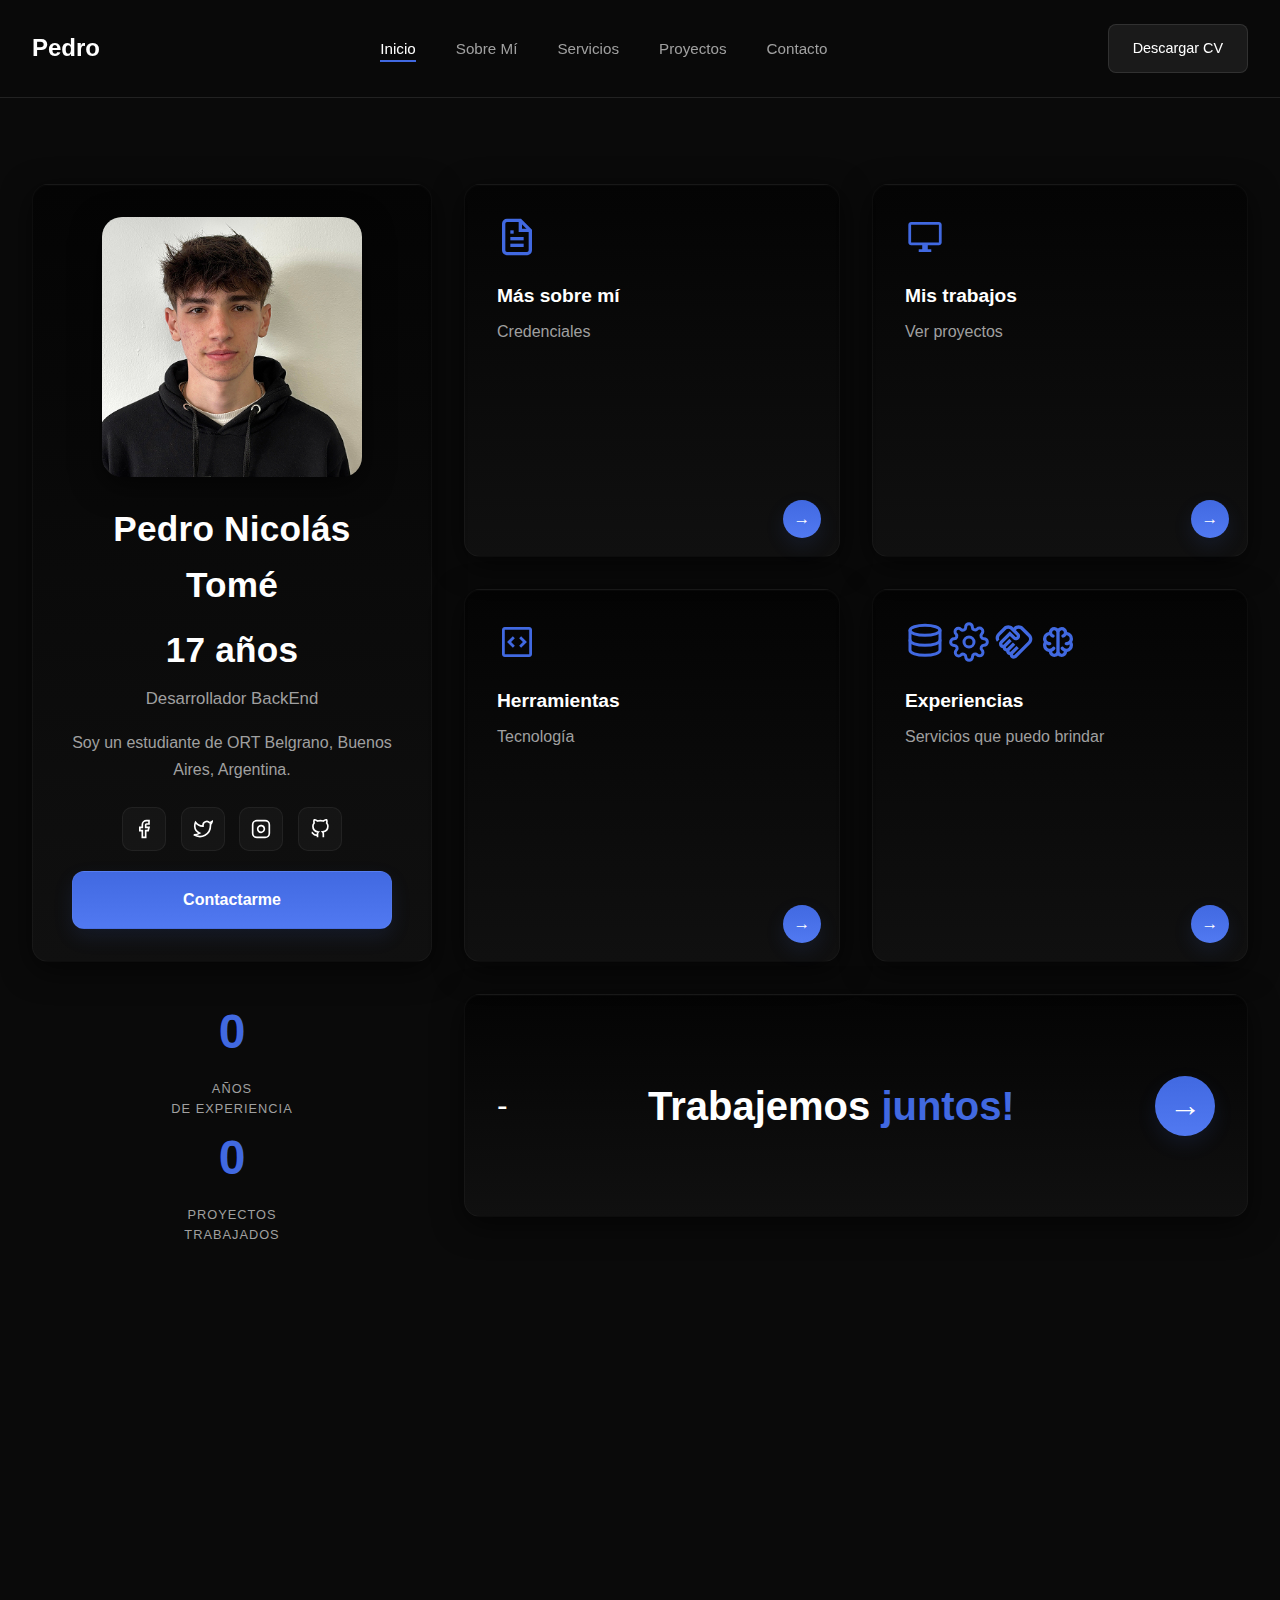
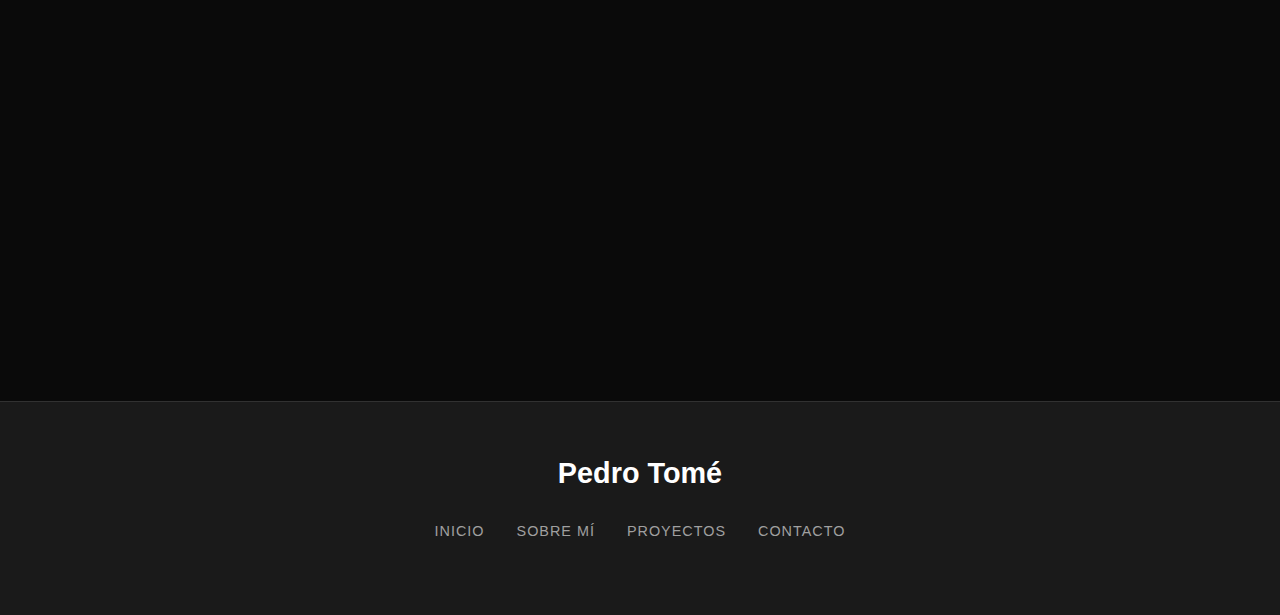
<file: index.html>
<!DOCTYPE html>
<html lang="es">
<head>
    <meta charset="UTF-8">
    <meta name="viewport" content="width=device-width, initial-scale=1.0">
    <title>Pedro Nicolás Tomé - Desarrollador BackEnd</title>
    <link rel="stylesheet" href="styles.css">
</head>
<body>
    <!-- nav -->
    <nav class="navegacion">
        <div class="contenedor-nav">
            <div class="logo">Pedro</div>
            <ul class="menu-nav">
                <li><a href="#inicio" class="enlace-nav activo">Inicio</a></li>
                <li><a href="#sobre-mi" class="enlace-nav">Sobre Mí</a></li>
                <li><a href="#servicios" class="enlace-nav">Servicios</a></li>
                <li><a href="#proyectos" class="enlace-nav">Proyectos</a></li>
                <li><a href="#contacto" class="enlace-nav">Contacto</a></li>
            </ul>
            <a href="#" class="boton-cv">Descargar CV</a>
            <button class="boton-menu-movil">
                <span></span>
                <span></span>
                <span></span>
            </button>
        </div>
    </nav>

    <!-- pefil mio -->
    <section id="inicio" class="seccion-inicio">
        <div class="contenedor-inicio">
            <div class="tarjeta-perfil">
                <div class="imagen-perfil">
                    <img src="./Portfolio-PedroTomé/imagenes/Foto de pepe.jpg" alt="Pedro Nicolás Tomé">
                </div>
                <h2 class="nombre-perfil">Pedro Nicolás Tomé</h2>
                <h2 class="nombre-perfil">17 años</h2>
                <p class="titulo-perfil">Desarrollador BackEnd</p>
                <p class="descripcion-perfil">Soy un estudiante de ORT Belgrano, Buenos Aires, Argentina.</p>
                <div class="iconos-sociales">
                    <!-- Logo facebook -->
                    <a href="https://www.facebook.com/profile.php?id=100093087609109" class="icono-social">
                        <svg width="20" height="20" viewBox="0 0 24 24" fill="none" stroke="currentColor" stroke-width="2">
                            <path d="M18 2h-3a5 5 0 0 0-5 5v3H7v4h3v8h4v-8h3l1-4h-4V7a1 1 0 0 1 1-1h3z"></path>
                        </svg>
                    </a>
                    <!-- Logo twitter -->
                    <a href="https://www.x.com" class="icono-social">
                        <svg width="20" height="20" viewBox="0 0 24 24" fill="none" stroke="currentColor" stroke-width="2">
                            <path d="M23 3a10.9 10.9 0 0 1-3.14 1.53 4.48 4.48 0 0 0-7.86 3v1A10.66 10.66 0 0 1 3 4s-4 9 5 13a11.64 11.64 0 0 1-7 2c9 5 20 0 20-11.5a4.5 4.5 0 0 0-.08-.83A7.72 7.72 0 0 0 23 3z"></path>
                        </svg>
                    </a>
                    <!-- Logo instagram -->
                    <a href="https://www.instagram.com/pepetome_/" class="icono-social">
                        <svg width="20" height="20" viewBox="0 0 24 24" fill="none" stroke="currentColor" stroke-width="2">
                            <rect x="2" y="2" width="20" height="20" rx="5" ry="5"></rect>
                            <path d="M16 11.37A4 4 0 1 1 12.63 8 4 4 0 0 1 16 11.37z"></path>
                            <line x1="17.5" y1="6.5" x2="17.51" y2="6.5"></line>
                        </svg>
                    </a>
                    <!-- Logo GitHub -->
                    <a href="https://github.com/Pepe08tn" class="icono-social">
                        <svg width="20" height="20" viewBox="0 0 24 24" fill="none" stroke="currentColor" stroke-width="2">
                            <path d="M9 19c-5 1.5-5-2.5-7-3m14 6v-3.87a3.37 3.37 0 0 0-.94-2.61c3.14-.35 6.44-1.54 6.44-7A5.44 5.44 0 0 0 20 4.77 5.07 5.07 0 0 0 19.91 1S18.73.65 16 2.48a13.38 13.38 0 0 0-7 0C6.27.65 5.09 1 5.09 1A5.07 5.07 0 0 0 5 4.77a5.44 5.44 0 0 0-1.5 3.78c0 5.42 3.3 6.61 6.44 7A3.37 3.37 0 0 0 9 18.13V22"></path>
                        </svg>
                    </a>
                </div>
                <a href="#contacto" class="boton-contacto">Contactarme</a>
            </div>

            <!-- Cuadrado de más sobre mí -->
            <div class="tarjetas-info">
                <div class="tarjeta-info">
                    <div class="icono-tarjeta">
                        <svg width="40" height="40" viewBox="0 0 24 24" fill="none" stroke="currentColor" stroke-width="2">
                            <path d="M14 2H6a2 2 0 0 0-2 2v16a2 2 0 0 0 2 2h12a2 2 0 0 0 2-2V8z"></path>
                            <polyline points="14 2 14 8 20 8"></polyline>
                            <line x1="16" y1="13" x2="8" y2="13"></line>
                            <line x1="16" y1="17" x2="8" y2="17"></line>
                            <polyline points="10 9 9 9 8 9"></polyline>
                        </svg>
                    </div>
                    <h3 class="titulo-tarjeta">Más sobre mí</h3>
                    <p class="descripcion-tarjeta">Credenciales</p>
                    <a href="#sobre-mi" class="flecha-tarjeta">→</a>
                </div>

                <!-- Cuadrado de proyectos -->
                <div class="tarjeta-info">
                    <div class="icono-tarjeta">
                        <svg height="40px" viewBox="0 -960 960 960" width="40px" fill="#4169E1">
                            <path d="M329.33-120v-66.67h84V-280H146.67q-27 0-46.84-19.83Q80-319.67 80-346.67v-426.66q0-27 19.83-46.84Q119.67-840 146.67-840h666.66q27 0 46.84 19.83Q880-800.33 880-773.33v426.66q0 27-19.83 46.84Q840.33-280 813.33-280H546.67v93.33h84V-120H329.33ZM146.67-346.67h666.66v-426.66H146.67v426.66Zm0 0v-426.66 426.66Z"/>
                        </svg>
                    </div>
                    <h3 class="titulo-tarjeta">Mis trabajos</h3>
                    <p class="descripcion-tarjeta">Ver proyectos</p>
                    <a href="#proyectos" class="flecha-tarjeta">→</a>
                </div>
                
                <!-- Cuadrado de herramientas -->
                <div class="tarjeta-info">
                    <div class="icono-tarjeta">
                        <svg height="40px" viewBox="0 -960 960 960" width="40px" fill="#4169E1">
                            <path d="m380.67-340.67 48-48.33-91-91L428-570.33l-48-48.34L241.33-480l139.34 139.33Zm198.66 0L718.67-480 579.33-619.33l-48 48.33 91 91-91 91 48 48.33ZM186.67-120q-27 0-46.84-19.83Q120-159.67 120-186.67v-586.66q0-27 19.83-46.84Q159.67-840 186.67-840h586.66q27 0 46.84 19.83Q840-800.33 840-773.33v586.66q0 27-19.83 46.84Q800.33-120 773.33-120H186.67Zm0-66.67h586.66v-586.66H186.67v586.66Zm0-586.66v586.66-586.66Z"/>
                        </svg>
                    </div>
                    <h3 class="titulo-tarjeta">Herramientas</h3>
                    <p class="descripcion-tarjeta">Tecnología</p>
                    <a href="#" class="flecha-tarjeta">→</a>
                </div>

                <!-- Cuadrado de mis experiencias -->
                <div class="tarjeta-info">
                    <div class="icono-tarjeta">
                        <svg  width="40" height="40" viewBox="0 0 24 24" fill="none" stroke="#4169E1" stroke-width="1.8" stroke-linecap="round" stroke-linejoin="round">
                            <ellipse cx="12" cy="5" rx="9" ry="3"></ellipse>
                            <path d="M3 5v6c0 1.7 4 3 9 3s9-1.3 9-3V5"></path>
                            <path d="M3 11v6c0 1.7 4 3 9 3s9-1.3 9-3v-6"></path>
                        </svg>
                        
                        <svg width="40" height="40" viewBox="0 0 24 24" fill="none" stroke="#4169E1" stroke-width="1.8" stroke-linecap="round" stroke-linejoin="round">
                            <circle cx="12" cy="12" r="3"></circle>
                            <path d="M19.4 15a1.65 1.65 0 0 0 .33 1.82l.06.06a2 2 0 1 1-2.83 2.83l-.06-.06a1.65 1.65 0 0 0-1.82-.33 1.65 1.65 0 0 0-1 1.51V21a2 2 0 1 1-4 0v-.09a1.65 1.65 0 0 0-1-1.51 1.65 1.65 0 0 0-1.82.33l-.06.06a2 2 0 1 1-2.83-2.83l.06-.06a1.65 1.65 0 0 0 .33-1.82 1.65 1.65 0 0 0-1.51-1H3a2 2 0 1 1 0-4h.09a1.65 1.65 0 0 0 1.51-1 1.65 1.65 0 0 0-.33-1.82l-.06-.06a2 2 0 1 1 2.83-2.83l.06.06a1.65 1.65 0 0 0 1.82.33H9a1.65 1.65 0 0 0 1-1.51V3a2 2 0 1 1 4 0v.09a1.65 1.65 0 0 0 1 1.51 1.65 1.65 0 0 0 1.82-.33l.06-.06a2 2 0 1 1 2.83 2.83l-.06.06a1.65 1.65 0 0 0-.33 1.82V9a1.65 1.65 0 0 0 1.51 1H21a2 2 0 1 1 0 4h-.09a1.65 1.65 0 0 0-1.51 1z"></path>
                        </svg>

                        <svg height="40" viewBox="0 -960 960 960" width="40" fill="#4169E1">
                            <path d="M475-160q4 0 8-2t6-4l328-328q12-12 17.5-27t5.5-30q0-16-5.5-30.5T817-607L647-777q-11-12-25.5-17.5T591-800q-15 0-30 5.5T534-777l-11 11 74 75q15 14 22 32t7 38q0 42-28.5 70.5T527-522q-20 0-38.5-7T456-550l-75-74-175 175q-3 3-4.5 6.5T200-435q0 8 6 14.5t14 6.5q4 0 8-2t6-4l136-136 56 56-135 136q-3 3-4.5 6.5T285-350q0 8 6 14t14 6q4 0 8-2t6-4l136-135 56 56-135 136q-3 2-4.5 6t-1.5 8q0 8 6 14t14 6q4 0 7.5-1.5t6.5-4.5l136-135 56 56-136 136q-3 3-4.5 6.5T454-180q0 8 6.5 14t14.5 6Zm-1 80q-37 0-65.5-24.5T375-166q-34-5-57-28t-28-57q-34-5-56.5-28.5T206-336q-38-5-62-33t-24-66q0-20 7.5-38.5T149-506l232-231 131 131q2 3 6 4.5t8 1.5q9 0 15-5.5t6-14.5q0-4-1.5-8t-4.5-6L398-777q-11-12-25.5-17.5T342-800q-15 0-30 5.5T285-777L144-635q-9 9-15 21t-8 24q-2 12 0 24.5t8 23.5l-58 58q-17-23-25-50.5T40-590q2-28 14-54.5T87-692l141-141q24-23 53.5-35t60.5-12q31 0 60.5 12t52.5 35l11 11 11-11q24-23 53.5-35t60.5-12q31 0 60.5 12t52.5 35l169 169q23 23 35 53t12 61q0 31-12 60.5T873-437L545-110q-14 14-32.5 22T474-80Zm-99-560Z"/>
                        </svg>

                        <svg height="40" viewBox="0 -960 960 960" width="40" fill="#4169E1">
                            <path d="M390-120q-51 0-88-35.5T260-241q-60-8-100-53t-40-106q0-21 5.5-41.5T142-480q-11-18-16.5-38t-5.5-42q0-61 40-105.5t99-52.5q3-51 41-86.5t90-35.5q26 0 48.5 10t41.5 27q18-17 41-27t49-10q52 0 89.5 35t40.5 86q59 8 99.5 53T840-560q0 22-5.5 42T818-480q11 18 16.5 38.5T840-400q0 62-40.5 106.5T699-241q-5 50-41.5 85.5T570-120q-25 0-48.5-9.5T480-156q-19 17-42 26.5t-48 9.5Zm130-590v460q0 21 14.5 35.5T570-200q20 0 34.5-16t15.5-36q-21-8-38.5-21.5T550-306q-10-14-7.5-30t16.5-26q14-10 30-7.5t26 16.5q11 16 28 24.5t37 8.5q33 0 56.5-23.5T760-400q0-5-.5-10t-2.5-10q-17 10-36.5 15t-40.5 5q-17 0-28.5-11.5T640-440q0-17 11.5-28.5T680-480q33 0 56.5-23.5T760-560q0-33-23.5-56T680-640q-11 18-28.5 31.5T613-587q-16 6-31-1t-20-23q-5-16 1.5-31t22.5-20q15-5 24.5-18t9.5-30q0-21-14.5-35.5T570-760q-21 0-35.5 14.5T520-710Zm-80 460v-460q0-21-14.5-35.5T390-760q-21 0-35.5 14.5T340-710q0 16 9 29.5t24 18.5q16 5 23 20t2 31q-6 16-21 23t-31 1q-21-8-38.5-21.5T279-640q-32 1-55.5 24.5T200-560q0 33 23.5 56.5T280-480q17 0 28.5 11.5T320-440q0 17-11.5 28.5T280-400q-21 0-40.5-5T203-420q-2 5-2.5 10t-.5 10q0 33 23.5 56.5T280-320q20 0 37-8.5t28-24.5q10-14 26-16.5t30 7.5q14 10 16.5 26t-7.5 30q-14 19-32 33t-39 22q1 20 16 35.5t35 15.5q21 0 35.5-14.5T440-250Zm40-230Z"/>
                        </svg>
                    </div>
                    <h3 class="titulo-tarjeta">Experiencias</h3>
                    <p class="descripcion-tarjeta">Servicios que puedo brindar</p>
                    <a href="#servicios" class="flecha-tarjeta">→</a>
                </div>
            </div>

            <div class="estadisticas">
                <div class="estadistica">
                    <h3 class="numero-estadistica" data-objetivo="4">0</h3>
                    <p class="texto-estadistica">Años<br>de Experiencia</p>
                </div>
                <div class="estadistica">
                    <h3 class="numero-estadistica" data-objetivo="10">0</h3>
                    <p class="texto-estadistica">Proyectos<br>Trabajados</p>
                </div>
            </div>

            <div class="cta-trabajemos">
                <div class="guion">-</div>
                <h2 class="titulo-cta">Trabajemos <span class="texto-azul">juntos!</span></h2>
                <a href="#contacto" class="flecha-cta">→</a>
            </div>
        </div>
    </section>

    <!-- Parte del portfolio "sobre mí" -->
    <section id="sobre-mi" class="seccion-sobre-mi">
        <div class="contenedor-sobre-mi">
            <div class="columna-izquierda">
                <div class="imagen-sobre-mi">
                    <img src="./Portfolio-PedroTomé/imagenes/Foto de pepe.jpg" alt="Pedro Nicolás Tomé">
                </div>
                <h2 class="nombre-sobre-mi">Pedro Nicolás Tomé</h2>
                <p class="titulo-sobre-mi">Desarrollador en BackEnd</p>
                <div class="iconos-sociales-sobre-mi">

                    <!-- Logo facebook -->
                    <a href="#" class="icono-social-sobre-mi">
                        <svg width="20" height="20" viewBox="0 0 24 24" fill="none" stroke="currentColor" stroke-width="2">
                            <path d="M18 2h-3a5 5 0 0 0-5 5v3H7v4h3v8h4v-8h3l1-4h-4V7a1 1 0 0 1 1-1h3z"></path>
                        </svg>
                    </a>

                    <!-- Logo twitter -->
                    <a href="#" class="icono-social-sobre-mi">
                        <svg width="20" height="20" viewBox="0 0 24 24" fill="none" stroke="currentColor" stroke-width="2">
                            <path d="M23 3a10.9 10.9 0 0 1-3.14 1.53 4.48 4.48 0 0 0-7.86 3v1A10.66 10.66 0 0 1 3 4s-4 9 5 13a11.64 11.64 0 0 1-7 2c9 5 20 0 20-11.5a4.5 4.5 0 0 0-.08-.83A7.72 7.72 0 0 0 23 3z"></path>
                        </svg>
                    </a>

                    <!-- Logo linkedin -->
                    <a href="#" class="icono-social-sobre-mi">
                        <svg width="20" height="20" viewBox="0 0 24 24" fill="none" stroke="currentColor" stroke-width="2">
                            <path d="M16 8a6 6 0 0 1 6 6v7h-4v-7a2 2 0 0 0-2-2 2 2 0 0 0-2 2v7h-4v-7a6 6 0 0 1 6-6z"></path>
                            <rect x="2" y="9" width="4" height="12"></rect>
                            <circle cx="4" cy="4" r="2"></circle>
                        </svg>
                    </a>

                    <!-- Logo GitHub -->
                    <a href="#" class="icono-social-sobre-mi">
                        <svg width="20" height="20" viewBox="0 0 24 24" fill="none" stroke="currentColor" stroke-width="2">
                            <path d="M9 19c-5 1.5-5-2.5-7-3m14 6v-3.87a3.37 3.37 0 0 0-.94-2.61c3.14-.35 6.44-1.54 6.44-7A5.44 5.44 0 0 0 20 4.77 5.07 5.07 0 0 0 19.91 1S18.73.65 16 2.48a13.38 13.38 0 0 0-7 0C6.27.65 5.09 1 5.09 1A5.07 5.07 0 0 0 5 4.77a5.44 5.44 0 0 0-1.5 3.78c0 5.42 3.3 6.61 6.44 7A3.37 3.37 0 0 0 9 18.13V22"></path>
                        </svg>
                    </a>
                </div>
                <a href="#contacto" class="boton-contacto-sobre-mi">Ponerse en contacto</a>
            </div>

            <div class="columna-derecha">
                <h2 class="titulo-seccion">SOBRE MÍ</h2>
                <p class="parrafo-sobre-mi">
                    Soy Pedro Nicolás Tomé, un estudiante de ORT Belgrano, Buenos Aires, Argentina. Desde muy joven, a los 12 años, desarrollé interés en trabajar con tecnologias nuevas para impulsar el futuro, incluso antes de saber programar. A lo largo de mi estudio, me he sentido atraído por el mundo tecnologico y las infinitas posibilidades que ofrece.
                </p>
                <p class="parrafo-sobre-mi">
                    Actualmente me encuentro profundizando en el desarrollo de servidores, bases de datos y sistemas inteligentes, combinando mis estudios con proyectos prácticos que integran inteligencia artificial y análisis de datos estructurados. Esta inclinación surge de mi curiosidad por entender cómo funcionan las cosas y de mi enfoque lógico para resolver problemas de manera eficiente y creativa.
                </p>
                <p class="parrafo-sobre-mi">
                    Como desarrollador, busco crear soluciones funcionales y bien estructuradas que optimicen la experiencia del usuario y aporten verdadero valor. Además del desarrollo Back-End, tengo experiencia en diseño web, branding, y edición audiovisual, lo que me permite abordar los proyectos desde una perspectiva integral, tanto técnica como visual.
                </p>
                <p class="parrafo-sobre-mi">
                    Lo que me distingue no son solo las líneas de código que escribo, sino la dedicación, innovación y visión de mejora constante que aplico en cada proyecto. Creo firmemente en el poder de la tecnología para generar impacto positivo y en la importancia de hacerla accesible y útil para todos.
                </p>

                <h3 class="titulo-experiencia">MIS EXPERIENCIAS</h3>
                
                <div class="item-experiencia">
                    <p class="fecha-experiencia">2025 - 2026</p>
                    <h4 class="puesto-experiencia">Desarrollador Modelos de IA preentrenados</h4>
                    <p class="empresa-experiencia">Proyecto P.I.A.</p>
                    <p class="descripcion-experiencia">
                        Dentro del equipo de P.I.A., asumí el rol principal en la creación y entrenamiento del modelo de inteligencia artificial destinado a la detección temprana del cáncer de páncreas.
                        Mi trabajo consistió en analizar y preparar datos médicos estructurados —como estudios de sangre, antecedentes clínicos y variables demográficas— para desarrollar modelos predictivos de alta precisión.
                        Participé activamente en la integración del modelo con la plataforma, colaborando con las áreas de back-end y front-end para asegurar un funcionamiento eficiente y coherente con el flujo de datos.
                        Este proyecto me permitió profundizar en machine learning, análisis de datos y optimización de modelos, aplicando herramientas de IA a un contexto médico real.
                    </p>
                </div>
                <div class="item-experiencia">
                    <p class="fecha-experiencia">2024 - 2025</p>
                    <h4 class="puesto-experiencia">Desarrollador Back-End y Diseñador de Base de Datos</h4>
                    <p class="empresa-experiencia">Proyecto WalleTIC</p>
                    <p class="descripcion-experiencia">
                        En WalleTIC, participé como encargado del desarrollo del back-end y la creación de la base de datos, en un proyecto enfocado en mejorar la accesibilidad digital para adultos mayores.
                        Diseñé la estructura relacional de la base de datos y desarrollé el sistema de registro e inicio de sesión de usuarios, garantizando seguridad, escalabilidad y facilidad de uso.
                        Además, trabajé en la integración entre el back-end y el front-end, colaborando con el equipo de diseño para mantener una interfaz intuitiva y funcional.
                        Durante el proyecto utilicé herramientas como PHP, MySQL (PhpMyAdmin), VSCode y GitHub, y exploré la implementación de blockchain para fortalecer la trazabilidad de las operaciones.
                    </p>
                </div>
                <div class="item-experiencia">
                    <p class="fecha-experiencia">2022 - 2023</p>
                    <h4 class="puesto-experiencia">Desarrollador Full Stack</h4>
                    <p class="empresa-experiencia">Proyecto Manteca Clicker</p>
                    <p class="descripcion-experiencia">
                        Desarrollé Manteca Clicker, un proyecto personal de tipo videojuego incremental (clicker) que combina humor, interacción y progresión basada en lógica de juego.
                        Fui responsable del diseño completo de la aplicación, tanto en front-end como en back-end, incluyendo la gestión de recursos, progresión de usuario y almacenamiento de datos.
                        El proyecto me permitió reforzar mis conocimientos en JavaScript, HTML, CSS y lógica de programación, aplicando estructuras de control, eventos y almacenamiento local para crear una experiencia fluida y entretenida.
                        Además, implementé un diseño visual simple pero atractivo, priorizando la usabilidad y el rendimiento del juego.
                    </p>
                </div>
            </div>
        </div>
    </section>

    <!-- Sección Servicios -->
    <section id="servicios" class="seccion-servicios">
        <div class="contenedor-servicios">
            <h2 class="titulo-servicios">
                <span class="guion">-</span>
                Servicios
                <span class="guion">-</span>
            </h2>

            <div class="grid-servicios">
                <div class="menu-servicios">

                    <!-- Diseño base de datos -->
                    <div class="item-menu-servicio activo" data-servicio="Diseño_de_base_de_datos">
                        <svg  width="24" height="24" viewBox="0 0 24 24" fill="none" stroke="#FFFFFF" stroke-width="1.8" stroke-linecap="round" stroke-linejoin="round">
                            <ellipse cx="12" cy="5" rx="9" ry="3"></ellipse>
                            <path d="M3 5v6c0 1.7 4 3 9 3s9-1.3 9-3V5"></path>
                            <path d="M3 11v6c0 1.7 4 3 9 3s9-1.3 9-3v-6"></path>
                        </svg>
                        <span>Diseño de base de datos</span>
                    </div>

                    <!-- Base de datos -->
                    <div class="item-menu-servicio" data-servicio="Base-de-Datos">
                        <svg width="24" height="24" viewBox="0 0 24 24" fill="none" stroke="#FFFFFF" stroke-width="1.8" stroke-linecap="round" stroke-linejoin="round">
                            <circle cx="12" cy="12" r="3"></circle>
                            <path d="M19.4 15a1.65 1.65 0 0 0 .33 1.82l.06.06a2 2 0 1 1-2.83 2.83l-.06-.06a1.65 1.65 0 0 0-1.82-.33 1.65 1.65 0 0 0-1 1.51V21a2 2 0 1 1-4 0v-.09a1.65 1.65 0 0 0-1-1.51 1.65 1.65 0 0 0-1.82.33l-.06.06a2 2 0 1 1-2.83-2.83l.06-.06a1.65 1.65 0 0 0 .33-1.82 1.65 1.65 0 0 0-1.51-1H3a2 2 0 1 1 0-4h.09a1.65 1.65 0 0 0 1.51-1 1.65 1.65 0 0 0-.33-1.82l-.06-.06a2 2 0 1 1 2.83-2.83l.06.06a1.65 1.65 0 0 0 1.82.33H9a1.65 1.65 0 0 0 1-1.51V3a2 2 0 1 1 4 0v.09a1.65 1.65 0 0 0 1 1.51 1.65 1.65 0 0 0 1.82-.33l.06-.06a2 2 0 1 1 2.83 2.83l-.06.06a1.65 1.65 0 0 0-.33 1.82V9a1.65 1.65 0 0 0 1.51 1H21a2 2 0 1 1 0 4h-.09a1.65 1.65 0 0 0-1.51 1z"></path>
                        </svg>
                        <span>BackEnd y desarrollo de servidores</span>
                    </div>
                    
                    <!-- Actitudes -->
                    <div class="item-menu-servicio" data-servicio="Actitudes">
                        <svg height="24" viewBox="0 -960 960 960" width="24" fill="#FFFFFF">
                            <path d="M475-160q4 0 8-2t6-4l328-328q12-12 17.5-27t5.5-30q0-16-5.5-30.5T817-607L647-777q-11-12-25.5-17.5T591-800q-15 0-30 5.5T534-777l-11 11 74 75q15 14 22 32t7 38q0 42-28.5 70.5T527-522q-20 0-38.5-7T456-550l-75-74-175 175q-3 3-4.5 6.5T200-435q0 8 6 14.5t14 6.5q4 0 8-2t6-4l136-136 56 56-135 136q-3 3-4.5 6.5T285-350q0 8 6 14t14 6q4 0 8-2t6-4l136-135 56 56-135 136q-3 2-4.5 6t-1.5 8q0 8 6 14t14 6q4 0 7.5-1.5t6.5-4.5l136-135 56 56-136 136q-3 3-4.5 6.5T454-180q0 8 6.5 14t14.5 6Zm-1 80q-37 0-65.5-24.5T375-166q-34-5-57-28t-28-57q-34-5-56.5-28.5T206-336q-38-5-62-33t-24-66q0-20 7.5-38.5T149-506l232-231 131 131q2 3 6 4.5t8 1.5q9 0 15-5.5t6-14.5q0-4-1.5-8t-4.5-6L398-777q-11-12-25.5-17.5T342-800q-15 0-30 5.5T285-777L144-635q-9 9-15 21t-8 24q-2 12 0 24.5t8 23.5l-58 58q-17-23-25-50.5T40-590q2-28 14-54.5T87-692l141-141q24-23 53.5-35t60.5-12q31 0 60.5 12t52.5 35l11 11 11-11q24-23 53.5-35t60.5-12q31 0 60.5 12t52.5 35l169 169q23 23 35 53t12 61q0 31-12 60.5T873-437L545-110q-14 14-32.5 22T474-80Zm-99-560Z"/>
                        </svg>
                        <span>Actitudes profesionales</span>
                    </div>

                    <!-- Pensamiento logico -->
                    <div class="item-menu-servicio" data-servicio="Pensamiento-Lógico">
                        <svg height="24" viewBox="0 -960 960 960" width="24" fill="#FFFFFF">
                            <path d="M390-120q-51 0-88-35.5T260-241q-60-8-100-53t-40-106q0-21 5.5-41.5T142-480q-11-18-16.5-38t-5.5-42q0-61 40-105.5t99-52.5q3-51 41-86.5t90-35.5q26 0 48.5 10t41.5 27q18-17 41-27t49-10q52 0 89.5 35t40.5 86q59 8 99.5 53T840-560q0 22-5.5 42T818-480q11 18 16.5 38.5T840-400q0 62-40.5 106.5T699-241q-5 50-41.5 85.5T570-120q-25 0-48.5-9.5T480-156q-19 17-42 26.5t-48 9.5Zm130-590v460q0 21 14.5 35.5T570-200q20 0 34.5-16t15.5-36q-21-8-38.5-21.5T550-306q-10-14-7.5-30t16.5-26q14-10 30-7.5t26 16.5q11 16 28 24.5t37 8.5q33 0 56.5-23.5T760-400q0-5-.5-10t-2.5-10q-17 10-36.5 15t-40.5 5q-17 0-28.5-11.5T640-440q0-17 11.5-28.5T680-480q33 0 56.5-23.5T760-560q0-33-23.5-56T680-640q-11 18-28.5 31.5T613-587q-16 6-31-1t-20-23q-5-16 1.5-31t22.5-20q15-5 24.5-18t9.5-30q0-21-14.5-35.5T570-760q-21 0-35.5 14.5T520-710Zm-80 460v-460q0-21-14.5-35.5T390-760q-21 0-35.5 14.5T340-710q0 16 9 29.5t24 18.5q16 5 23 20t2 31q-6 16-21 23t-31 1q-21-8-38.5-21.5T279-640q-32 1-55.5 24.5T200-560q0 33 23.5 56.5T280-480q17 0 28.5 11.5T320-440q0 17-11.5 28.5T280-400q-21 0-40.5-5T203-420q-2 5-2.5 10t-.5 10q0 33 23.5 56.5T280-320q20 0 37-8.5t28-24.5q10-14 26-16.5t30 7.5q14 10 16.5 26t-7.5 30q-14 19-32 33t-39 22q1 20 16 35.5t35 15.5q21 0 35.5-14.5T440-250Zm40-230Z"/>
                        </svg>
                        <span>Pensamiento Lógico</span>
                    </div>
                </div>

                <div class="contenido-servicios">
                    <div class="servicio-detalle activo" data-servicio="Diseño_de_base_de_datos">
                        <h3 class="subtitulo-servicio">DISEÑO DE BASE DE DATOS</h3>
                        <p class="descripcion-servicio">
                            Mis servicios de diseño de bases de datos se enfocan en la optimización, seguridad y escalabilidad.
                            Diseño estructuras lógicas y eficientes que permiten un acceso rápido a la información y una fácil administración de los datos.
                            Desde la planificación del modelo relacional hasta la implementación en MySQL o PG-Admin4, garantizo un sistema sólido que soporte 
                            el crecimiento de tu proyecto sin comprometer el rendimiento ni la integridad de los datos.
                        </p>
                    </div>
                    <div class="servicio-detalle" data-servicio="Base-de-Datos">
                        <h3 class="subtitulo-servicio">BACK-END Y DESARROLLO DE SERVIDORES</h3>
                        <p class="descripcion-servicio">
                            Desarrollo y mantengo la lógica interna de aplicaciones web, creando APIs seguras y eficientes con Python (Flask, FastAPI) y Node.js (Express).
                            Mi enfoque está en la funcionalidad, la arquitectura limpia y la conexión fluida con las bases de datos, logrando que el sistema funcione de manera confiable y veloz.
                            Cada línea de código busca optimizar procesos y ofrecer una experiencia estable tanto al usuario como al desarrollador que continúe el proyecto.
                        </p>
                    </div>
                    <div class="servicio-detalle" data-servicio="Actitudes">
                        <h3 class="subtitulo-servicio">ACTITUDES PROFESIONALES</h3>
                        <p class="descripcion-servicio">
                            Me destaco por mi capacidad de trabajo en equipo, la escucha activa y el respeto por las decisiones grupales.
                            Siempre busco mantener una comunicación clara y aportar soluciones constructivas.
                            Valoro la colaboración interdisciplinaria, especialmente cuando se trata de integrar distintas áreas como inteligencia artificial, diseño y desarrollo.
                            Creo que el crecimiento profesional se logra compartiendo conocimientos y aprendiendo de los demás.
                        </p>
                    </div>
                    <div class="servicio-detalle" data-servicio="Pensamiento-Lógico">
                        <h3 class="subtitulo-servicio">PENSAMIENTO LÓGICO</h3>
                        <p class="descripcion-servicio">
                            Mi mayor fortaleza es el razonamiento lógico aplicado al desarrollo de software.
                            En cada proyecto analizo la estructura, el flujo de datos y los posibles errores para ofrecer soluciones claras, optimizadas y sostenibles.
                            Este enfoque me ha permitido abordar tareas complejas, desde el análisis de datos médicos en el proyecto P.I.A., hasta el diseño de estrategias de IA en PokIA.
                            No busco solo que el código funcione, sino que lo haga de la manera más eficiente posible.
                        </p>
                    </div>
                </div>
            </div>

            <div class="cta-servicios">
                <div class="contenido-cta-servicios">
                    <div class="guion">-</div>
                    <h2 class="titulo-cta-servicios">Trabajemos <span class="texto-azul">juntos.</span></h2>
                    <a href="#contacto" class="flecha-cta-servicios">→</a>
                </div>
                <div class="perfiles-servicios">
                    <h3 class="titulo-perfiles">HABILIDADES</h3>
                    <p class="subtitulo-perfiles">HTML - CSS - JS</p>
                    <p class="subtitulo-perfiles">Python - SQL - PHP</p>
                    <p class="subtitulo-perfiles">Vercel - C# - PGadmin</p>
                </div>
                <div class="perfiles-servicios">
                    <h3 class="titulo-perfiles">PONETE EN CONTACTO CONMIGO</h3>
                    <p class="subtitulo-perfiles">Perfiles</p>
                    <div class="iconos-perfiles">
                        <a href="#" class="icono-perfil">
                            <svg width="20" height="20" viewBox="0 0 24 24" fill="none" stroke="currentColor" stroke-width="2">
                                <path d="M18 2h-3a5 5 0 0 0-5 5v3H7v4h3v8h4v-8h3l1-4h-4V7a1 1 0 0 1 1-1h3z"></path>
                            </svg>
                        </a>
                        <a href="#" class="icono-perfil">
                            <svg width="20" height="20" viewBox="0 0 24 24" fill="none" stroke="currentColor" stroke-width="2">
                                <path d="M23 3a10.9 10.9 0 0 1-3.14 1.53 4.48 4.48 0 0 0-7.86 3v1A10.66 10.66 0 0 1 3 4s-4 9 5 13a11.64 11.64 0 0 1-7 2c9 5 20 0 20-11.5a4.5 4.5 0 0 0-.08-.83A7.72 7.72 0 0 0 23 3z"></path>
                            </svg>
                        </a>
                    </div>
                    <a href="#contacto" class="flecha-perfiles">→</a>
                </div>
            </div>
        </div>
    </section>

    <!-- Sección Trabajos -->
    <section id="proyectos" class="seccion-proyectos">
        <div class="contenedor-proyectos">
            <h2 class="titulo-proyectos">
                <span class="guion">-</span>
                Todos los Proyectos
                <span class="guion">-</span>
            </h2>

            <div class="grid-proyectos">
                <div class="tarjeta-proyecto">
                    <div class="imagen-proyecto">
                        <img src="./Portfolio-PedroTomé/imagenes/MantecaClicker.jpg" alt="MantecaClicker">
                    </div>
                    <div class="info-proyecto">
                        <p class="categoria-proyecto">Juego web</p>
                        <h3 class="titulo-proyecto">Manteca Clicker</h3>
                        <a href="#" class="enlace-proyecto">→</a>
                    </div>
                </div>

                <div class="tarjeta-proyecto">
                    <div class="imagen-proyecto">
                        <img src="./Portfolio-PedroTomé/imagenes/WalleTIC.jpg" alt="WalleTIC">
                    </div>
                    <div class="info-proyecto">
                        <p class="categoria-proyecto">MercadoPago web</p>
                        <h3 class="titulo-proyecto">WalleTIC</h3>
                        <a href="https://github.com/PabloVives30/db-projecto" class="enlace-proyecto">→</a>
                    </div>
                </div>
                <div class="tarjeta-proyecto">
                    <div class="imagen-proyecto">
                        <img src="./Portfolio-PedroTomé/imagenes/PIAPORTFOLIO.jpg" alt="P.I.A.">
                    </div>
                    <div class="info-proyecto">
                        <p class="categoria-proyecto">Página Web</p>
                        <h3 class="titulo-proyecto">P.I.A.</h3>
                        <a href="https://github.com/Pepe08tn/Proyecto-PIA-2025" class="enlace-proyecto">→</a>
                    </div>
                </div>
                
                <div class="tarjeta-proyecto">
                    <div class="imagen-proyecto">
                        <img src="./Portfolio-PedroTomé/imagenes/ChiquiTapiaTPSHULI.jpg" alt="la Chiqui League">
                    </div>
                    <div class="info-proyecto">
                        <p class="categoria-proyecto">Python TP</p>
                        <h3 class="titulo-proyecto">La Chiqui League</h3>
                        <a href="https://github.com/ORT-Shulian-Software/la-chiqui-league-cine-gaumont-moszenberg-sendyk-vives" class="enlace-proyecto">→</a>
                    </div>
                </div>

                <div class="tarjeta-proyecto">
                    <div class="imagen-proyecto">
                        <img src="./Portfolio-PedroTomé/imagenes/CanalPanama.jpg" alt="Canal Panamá">
                    </div>
                    <div class="info-proyecto">
                        <p class="categoria-proyecto">Python TP</p>
                        <h3 class="titulo-proyecto">Canal Panamá</h3>
                        <a href="https://github.com/ORT-Shulian-Software/panama-tome-vives-y-sendyk" class="enlace-proyecto">→</a>
                    </div>
                </div>

                <div class="tarjeta-proyecto">
                    <div class="imagen-proyecto">
                        <img src="./Portfolio-PedroTomé/imagenes/EstimadorDeAlcolemia.jpg" alt="Estimador de Alcolemia">
                    </div>
                    <div class="info-proyecto">
                        <p class="categoria-proyecto">Formulario</p>
                        <h3 class="titulo-proyecto">Estimador de Alcolemia</h3>
                        <a href="https://github.com/Pepe08tn/Proyecto-PIA-2025" class="enlace-proyecto">→</a>
                    </div>
                </div>
            </div>
        </div>
    </section>

    <!-- Sección Contacto -->
    <section id="contacto" class="seccion-contacto">
        <div class="contenedor-contacto">
            <div class="info-contacto">
                <h2 class="titulo-contacto">PONETE EN CONTACTO</h2>
                
                <div class="item-contacto">
                    <div class="icono-contacto">
                        <svg width="24" height="24" viewBox="0 0 24 24" fill="none" stroke="currentColor" stroke-width="2">
                            <path d="M4 4h16c1.1 0 2 .9 2 2v12c0 1.1-.9 2-2 2H4c-1.1 0-2-.9-2-2V6c0-1.1.9-2 2-2z"></path>
                            <polyline points="22,6 12,13 2,6"></polyline>
                        </svg>
                    </div>
                    <div class="texto-contacto">
                        <p class="label-contacto">EMAIL</p>
                        <p class="valor-contacto">pedronicolastome@gmail.com</p>
                        <p class="valor-contacto">mail de ORT</p>
                    </div>
                </div>

                <div class="item-contacto">
                    <div class="icono-contacto">
                        <svg width="24" height="24" viewBox="0 0 24 24" fill="none" stroke="currentColor" stroke-width="2">
                            <path d="M22 16.92v3a2 2 0 0 1-2.18 2 19.79 19.79 0 0 1-8.63-3.07 19.5 19.5 0 0 1-6-6 19.79 19.79 0 0 1-3.07-8.67A2 2 0 0 1 4.11 2h3a2 2 0 0 1 2 1.72 12.84 12.84 0 0 0 .7 2.81 2 2 0 0 1-.45 2.11L8.09 9.91a16 16 0 0 0 6 6l1.27-1.27a2 2 0 0 1 2.11-.45 12.84 12.84 0 0 0 2.81.7A2 2 0 0 1 22 16.92z"></path>
                        </svg>
                    </div>
                    <div class="texto-contacto">
                        <p class="label-contacto">CONTACTO</p>
                        <p class="valor-contacto">+54 9 11 0000-0000</p>
                    </div>
                </div>

                <div class="item-contacto">
                    <div class="icono-contacto">
                        <svg width="24" height="24" viewBox="0 0 24 24" fill="none" stroke="currentColor" stroke-width="2">
                            <path d="M21 10c0 7-9 13-9 13s-9-6-9-13a9 9 0 0 1 18 0z"></path>
                            <circle cx="12" cy="10" r="3"></circle>
                        </svg>
                    </div>
                    <div class="texto-contacto">
                        <p class="label-contacto">DIRECCIÓN</p>
                        <p class="valor-contacto">1010, Congreso,</p>
                        <p class="valor-contacto">Buenos Aires, Argentina</p>
                    </div>
                </div>

                <div class="redes-sociales-contacto">
                    <h3 class="titulo-redes">INFO SOCIAL</h3>
                    <div class="iconos-redes-contacto">
                        <!-- Facebook -->
                        <a href="#" class="icono-red-contacto">
                            <svg width="20" height="20" viewBox="0 0 24 24" fill="none" stroke="currentColor" stroke-width="2">
                                <path d="M18 2h-3a5 5 0 0 0-5 5v3H7v4h3v8h4v-8h3l1-4h-4V7a1 1 0 0 1 1-1h3z"></path>
                            </svg>
                        </a>
                        <!-- Twitter -->
                        <a href="#" class="icono-red-contacto">
                            <svg width="20" height="20" viewBox="0 0 24 24" fill="none" stroke="currentColor" stroke-width="2">
                                <path d="M23 3a10.9 10.9 0 0 1-3.14 1.53 4.48 4.48 0 0 0-7.86 3v1A10.66 10.66 0 0 1 3 4s-4 9 5 13a11.64 11.64 0 0 1-7 2c9 5 20 0 20-11.5a4.5 4.5 0 0 0-.08-.83A7.72 7.72 0 0 0 23 3z"></path>
                            </svg>
                        </a>
                        <!-- Instagram -->
                        <a href="#" class="icono-red-contacto">
                            <svg width="20" height="20" viewBox="0 0 24 24" fill="none" stroke="currentColor" stroke-width="2">
                                <rect x="2" y="2" width="20" height="20" rx="5" ry="5"></rect>
                                <path d="M16 11.37A4 4 0 1 1 12.63 8 4 4 0 0 1 16 11.37z"></path>
                                <line x1="17.5" y1="6.5" x2="17.51" y2="6.5"></line>
                            </svg>
                        </a>
                    </div>
                    <div class="iconos-redes-contacto">
                        <!-- Telefono -->
                        <a href="#" class="icono-red-contacto">
                            <svg width="20" height="20" viewBox="0 0 24 24" fill="none" stroke="currentColor" stroke-width="2">
                                <path d="M22 16.92v3a2 2 0 0 1-2.18 2 19.79 19.79 0 0 1-8.63-3.07 19.5 19.5 0 0 1-6-6 19.79 19.79 0 0 1-3.07-8.67A2 2 0 0 1 4.11 2h3a2 2 0 0 1 2 1.72 12.84 12.84 0 0 0 .7 2.81 2 2 0 0 1-.45 2.11L8.09 9.91a16 16 0 0 0 6 6l1.27-1.27a2 2 0 0 1 2.11-.45 12.84 12.84 0 0 0 2.81.7A2 2 0 0 1 22 16.92z"></path>
                            </svg>
                        </a>
                        <!-- Linkedin -->
                        <a href="#" class="icono-red-contacto">
                            <svg width="20" height="20" viewBox="0 0 24 24" fill="none" stroke="currentColor" stroke-width="2">
                                <path d="M16 8a6 6 0 0 1 6 6v7h-4v-7a2 2 0 0 0-2-2 2 2 0 0 0-2 2v7h-4v-7a6 6 0 0 1 6-6z"></path>
                                <rect x="2" y="9" width="4" height="12"></rect>
                                <circle cx="4" cy="4" r="2"></circle>
                            </svg>
                        </a>
                        <!-- GitHub -->
                        <a href="#" class="icono-red-contacto">
                            <svg width="20" height="20" viewBox="0 0 24 24" fill="none" stroke="currentColor" stroke-width="2">
                                <path d="M9 19c-5 1.5-5-2.5-7-3m14 6v-3.87a3.37 3.37 0 0 0-.94-2.61c3.14-.35 6.44-1.54 6.44-7A5.44 5.44 0 0 0 20 4.77 5.07 5.07 0 0 0 19.91 1S18.73.65 16 2.48a13.38 13.38 0 0 0-7 0C6.27.65 5.09 1 5.09 1A5.07 5.07 0 0 0 5 4.77a5.44 5.44 0 0 0-1.5 3.78c0 5.42 3.3 6.61 6.44 7A3.37 3.37 0 0 0 9 18.13V22"></path>
                            </svg>
                        </a>
                    </div>
                </div>
            </div>

            <div class="formulario-contacto">
                <h2 class="titulo-formulario">Trabajemos <span class="texto-azul">juntos.</span></h2>
                <div class="guion-formulario">-</div>
                
                <form id="formulario-contacto" class="form-contacto">
                    <div class="campo-formulario">
                        <input type="text" id="nombre" name="nombre" placeholder="Nombre *" required>
                    </div>
                    <div class="campo-formulario">
                        <input type="email" id="email" name="email" placeholder="Email *" required>
                    </div>
                    <div class="campo-formulario">
                        <input type="text" id="asunto" name="asunto" placeholder="Asunto *" required>
                    </div>
                    <div class="campo-formulario">
                        <textarea id="mensaje" name="mensaje" placeholder="Escribi Tu Mensaje *" rows="6" required></textarea>
                    </div>
                    <button type="submit" class="boton-enviar">Enviar Mensaje</button>
                </form>
            </div>
        </div>
    </section>

    <!-- Footer -->
    <footer class="footer">
        <div class="contenedor-footer">
            <h2 class="logo-footer">Pedro Tomé</h2>
            <nav class="nav-footer">
                <a href="#inicio">INICIO</a>
                <a href="#sobre-mi">SOBRE MÍ</a>
                <a href="#proyectos">PROYECTOS</a>
                <a href="#contacto">CONTACTO</a>
            </nav>
        </div>
    </footer>

    <script src="main.js"></script>
</body>
</html>
</file>
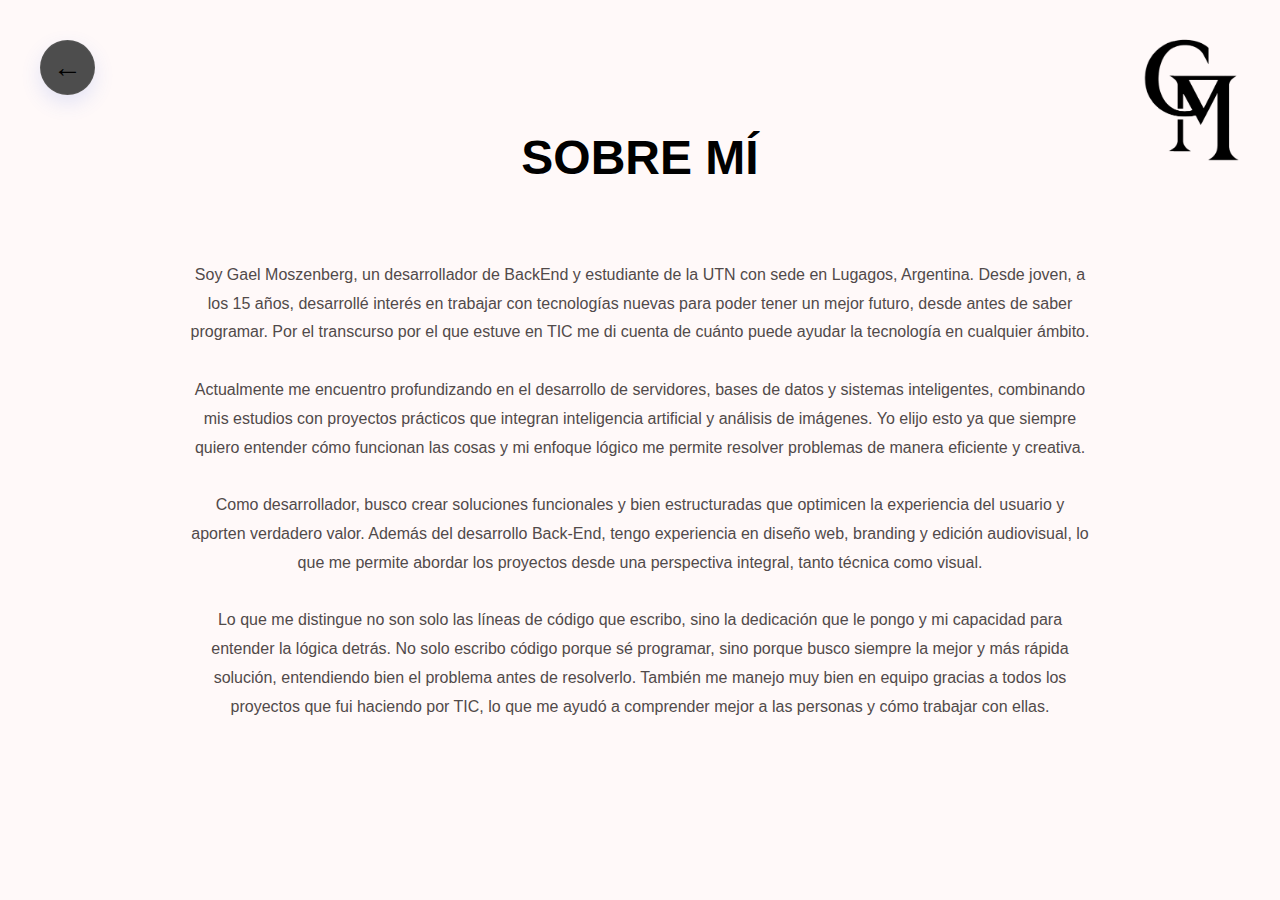
<file: portfolio-GaelMoszenberg/sobremi.html>
<!DOCTYPE html>
<html lang="es">
<head>
  <meta charset="UTF-8">
  <meta name="viewport" content="width=device-width, initial-scale=1.0">
  <title>Sobre mí - Gael Moszenberg</title>
  <link rel="stylesheet" href="./estilo.css">
</head>
<body>
  <div class="logo-header">
    <img src="imagenes/logo.png" alt="Logo Gael Moszenberg">
  </div>
  <section id="sobre-mi" class="seccion-sobre-mi">
    <div class="contenedor-sobre-mi">

      <!-- Botón volver -->
        <a href="./index1.html" class="boton-volver">←</a>
      </div>

      <!-- Tarjeta Sobre mí -->
      <div class="sobre-mi-card" style="text-align: center;">
        <h2 class="titulo-servicios">SOBRE MÍ</h2>
        <p class="parrafo-sobre-mi" style="max-width: 900px; margin: 0 auto; text-align: center;">
          Soy Gael Moszenberg, un desarrollador de BackEnd y estudiante de la UTN con sede en Lugagos, Argentina. 
          Desde joven, a los 15 años, desarrollé interés en trabajar con tecnologías nuevas para poder tener un mejor futuro, 
          desde antes de saber programar. Por el transcurso por el que estuve en TIC me di cuenta de cuánto puede ayudar la 
          tecnología en cualquier ámbito.<br><br>

          Actualmente me encuentro profundizando en el desarrollo de servidores, bases de datos y sistemas inteligentes, 
          combinando mis estudios con proyectos prácticos que integran inteligencia artificial y análisis de imágenes. 
          Yo elijo esto ya que siempre quiero entender cómo funcionan las cosas y mi enfoque lógico me permite resolver 
          problemas de manera eficiente y creativa.<br><br>

          Como desarrollador, busco crear soluciones funcionales y bien estructuradas que optimicen la experiencia del usuario 
          y aporten verdadero valor. Además del desarrollo Back-End, tengo experiencia en diseño web, branding y edición audiovisual, 
          lo que me permite abordar los proyectos desde una perspectiva integral, tanto técnica como visual.<br><br>

          Lo que me distingue no son solo las líneas de código que escribo, sino la dedicación que le pongo y mi capacidad para 
          entender la lógica detrás. No solo escribo código porque sé programar, sino porque busco siempre la mejor y más rápida 
          solución, entendiendo bien el problema antes de resolverlo. También me manejo muy bien en equipo gracias a todos los 
          proyectos que fui haciendo por TIC, lo que me ayudó a comprender mejor a las personas y cómo trabajar con ellas.
        </p>
      </div>
    </div>
  </section>
</body>
</html>
</file>
<file: styles.css>
* {
    margin: 0;
    padding: 0;
    box-sizing: border-box;
}

:root {
    --color-fondo: #0a0a0a;
    --color-fondo-secundario: #1a1a1a;
    --color-texto: #ffffff;
    --color-texto-secundario: #a0a0a0;
    --color-texto-terciario: #000000;
    --color-azul: #4169E1;
    --color-azul-hover: #5179f1;
    --radio-borde: 16px;
    --transicion: all 0.3s ease;
}

body {
    font-family: -apple-system, BlinkMacSystemFont, 'Segoe UI', Roboto, Oxygen, Ubuntu, Cantarell, sans-serif;
    background-color: var(--color-fondo);
    color: var(--color-texto);
    line-height: 1.6;
    overflow-x: hidden;
}

/* NAV */
.navegacion {
    position: fixed;
    top: 0;
    left: 0;
    right: 0;
    background-color: rgba(10, 10, 10, 0.95);
    backdrop-filter: blur(10px);
    z-index: 1000;
    padding: 1.5rem 0;
    border-bottom: 1px solid rgba(255, 255, 255, 0.1);
}

.contenedor-nav {
    max-width: 1400px;
    margin: 0 auto;
    padding: 0 2rem;
    display: flex;
    justify-content: space-between;
    align-items: center;
}

.logo {
    font-size: 1.5rem;
    font-weight: 700;
    color: var(--color-texto);
}

.menu-nav {
    display: flex;
    list-style: none;
    gap: 2.5rem;
}

.enlace-nav {
    color: var(--color-texto-secundario);
    text-decoration: none;
    font-size: 0.95rem;
    transition: var(--transicion);
    position: relative;
}

.enlace-nav:hover,
.enlace-nav.activo {
    color: var(--color-texto);
}

.enlace-nav.activo::after {
    content: '';
    position: absolute;
    bottom: -5px;
    left: 0;
    width: 100%;
    height: 2px;
    background-color: var(--color-azul);
}

.boton-cv {
    background-color: var(--color-fondo-secundario);
    color: var(--color-texto);
    padding: 0.75rem 1.5rem;
    border-radius: 8px;
    text-decoration: none;
    font-size: 0.9rem;
    transition: var(--transicion);
    border: 1px solid rgba(255, 255, 255, 0.1);
}

.boton-cv:hover {
    background-color: var(--color-azul);
    border-color: var(--color-azul);
}

.boton-menu-movil {
    display: none;
    flex-direction: column;
    gap: 5px;
    background: none;
    border: none;
    cursor: pointer;
}

.boton-menu-movil span {
    width: 25px;
    height: 2px;
    background-color: var(--color-texto);
    transition: var(--transicion);
}

/* Sección Inicio */
.seccion-inicio {
    min-height: 100vh;
    padding: 120px 2rem 4rem;
    margin-top: 2rem;
}

.contenedor-inicio {
    max-width: 1400px;
    margin: 0 auto;
    display: grid;
    grid-template-columns: 400px 1fr; /* give profile column more space */
    gap: 2rem;
}

.tarjeta-perfil {
    background: linear-gradient(180deg, rgba(0,0,0,0.6), rgba(20,20,20,0.6));
    margin-top: 2rem;
    border-radius: var(--radio-borde);
    padding: 2rem;
    text-align: center;
    box-shadow: 0 8px 30px rgba(0,0,0,0.6), inset 0 1px 0 rgba(255,255,255,0.02);
    border: 1px solid rgba(255, 255, 255, 0.04);
}

.imagen-perfil {
    width: 260px;
    height: 260px;
    margin: 0 auto 1.5rem;
    border-radius: 20px;
    overflow: hidden;
    box-shadow: 0 8px 30px rgba(0,0,0,0.6);
}

.imagen-perfil img {
    width: 100%;
    height: 100%;
    object-fit: cover;
}

.nombre-perfil {
    font-size: 2.2rem;
    font-weight: 800;
    margin-bottom: 0.5rem;
    letter-spacing: 0.2px;
}

.titulo-perfil {
    color: var(--color-texto-secundario);
    font-size: 1.05rem;
    margin-bottom: 1rem;
}

.descripcion-perfil {
    color: var(--color-texto-secundario);
    font-size: 1rem;
    line-height: 1.7;
    margin-bottom: 1.5rem;
    max-width: 320px;
    margin-left: auto;
    margin-right: auto;
    text-align: center;
}

.iconos-sociales {
    display: flex;
    justify-content: center;
    gap: 0.9rem;
    margin-bottom: 1.25rem;
}

.icono-social {
    width: 44px;
    height: 44px;
    background-color: rgba(255, 255, 255, 0.03);
    border-radius: 10px;
    display: flex;
    align-items: center;
    justify-content: center;
    color: var(--color-texto);
    transition: var(--transicion);
    border: 1px solid rgba(255, 255, 255, 0.06);
}

.icono-social:hover {
    background-color: var(--color-azul);
    border-color: var(--color-azul);
    transform: translateY(-3px);
}

.boton-contacto {
    display: block;
    background: linear-gradient(180deg, var(--color-azul), var(--color-azul-hover));
    color: var(--color-texto);
    padding: 0.95rem 1.6rem;
    border-radius: 12px;
    text-decoration: none;
    font-weight: 700;
    transition: transform 0.15s ease, box-shadow 0.15s ease, background-color 0.15s ease;
    width: 100%;
    max-width: 320px;
    margin: 1rem auto 0;
    text-align: center;
    box-shadow: 0 8px 20px rgba(65,105,225,0.12);
    border: 1px solid rgba(255,255,255,0.04);
}

.boton-contacto:hover {
    transform: translateY(-3px);
    box-shadow: 0 14px 34px rgba(65,105,225,0.18);
}

.tarjetas-info {
    display: grid;
    grid-template-columns: repeat(2, 1fr);
    gap: 2rem;
    margin-top: 2rem;
}

.tarjeta-info {
    background: linear-gradient(180deg, rgba(0,0,0,0.6), rgba(20,20,20,0.6));
    border-radius: var(--radio-borde);
    padding: 2rem;
    box-shadow: 0 8px 30px rgba(0,0,0,0.6), inset 0 1px 0 rgba(255,255,255,0.02);
    border: 1px solid rgba(255, 255, 255, 0.04);
    position: relative;
    transition: var(--transicion);
    cursor: pointer;
}

.tarjeta-info:hover {
    transform: translateY(-5px);
    border-color: var(--color-azul);
}

.icono-tarjeta {
    margin-bottom: 1rem;
    color: var(--color-azul);
}

.titulo-tarjeta {
    font-size: 1.2rem;
    font-weight: 600;
    margin-bottom: 0.5rem;
}

.descripcion-tarjeta {
    color: var(--color-texto-secundario);
    line-height: 1.6;
    margin-bottom: 1rem;
}

/* CTA card that appears below Sobre Mi */
.cta-debajo-card {
    background: linear-gradient(180deg, rgba(0,0,0,0.65), rgba(20,20,20,0.55));
    border-radius: 22px;
    padding: 2.25rem 2.25rem;
    display: flex;
    align-items: center;
    justify-content: space-between;
    gap: 1.5rem;
    box-shadow: 0 20px 50px rgba(0,0,0,0.65), inset 0 1px 0 rgba(255,255,255,0.02);
    border: 1px solid rgba(255,255,255,0.04);
}
.cta-debajo-text {
    flex: 1 1 auto;
}
.cta-debajo-text h3 {
    font-size: 1.6rem;
    margin-bottom: 0.45rem;
    font-weight: 800;
}
.cta-debajo-text p {
    color: var(--color-texto-secundario);
    max-width: 900px;
    line-height: 1.7;
}
.cta-debajo-action {
    flex: 0 0 auto;
    display: flex;
    align-items: center;
    justify-content: flex-end;
}

/* Consolidated button styles (only modify button visuals here) */
.boton-contacto-large {
    background: linear-gradient(180deg, var(--color-azul), var(--color-azul-hover));
    color: var(--color-texto);
    padding: 0.9rem 1.6rem;
    border-radius: 14px;
    text-decoration: none;
    font-weight: 700;
    box-shadow: 0 10px 30px rgba(65,105,225,0.18);
    border: 1px solid rgba(255,255,255,0.04);
    z-index: 2; /* ensure button sits above nearby elements */
    display: inline-block;
    transition: transform 0.15s ease, box-shadow 0.15s ease, background-color 0.15s ease;
}

.boton-contacto-large:hover {
    transform: translateY(-3px);
    box-shadow: 0 16px 40px rgba(65,105,225,0.22);
    background: linear-gradient(180deg, var(--color-azul-hover), var(--color-azul));
}


.estadistica {
    text-align: center;
}

.numero-estadistica {
    font-size: 3rem;
    font-weight: 700;
    color: var(--color-azul);
    margin-bottom: 0.5rem;
}

.texto-estadistica {
    color: var(--color-texto-secundario);
    font-size: 0.8rem;
    text-transform: uppercase;
    letter-spacing: 1px;
}

.cta-trabajemos {
    background: linear-gradient(180deg, rgba(0,0,0,0.6), rgba(20,20,20,0.6));
    border-radius: var(--radio-borde);
    padding: 3rem 2rem;
    display: flex;
    align-items: center;
    justify-content: space-between;
    box-shadow: 0 8px 30px rgba(0,0,0,0.6), inset 0 1px 0 rgba(255,255,255,0.02);
    border: 1px solid rgba(255, 255, 255, 0.04);
    position: relative;
    overflow: hidden;
    height: 223px;
}

.guion {
    font-size: 2rem;
    color: var(--color-blanco);
}

.titulo-cta {
    font-size: 2.5rem;
    font-weight: 700;
    flex: 1;
    text-align: center;
}

.texto-azul {
    color: var(--color-azul);
}

.flecha-cta {
    width: 60px;
    height: 60px;
    background: linear-gradient(180deg, var(--color-azul), var(--color-azul-hover));
    border-radius: 50%;
    display: flex;
    align-items: center;
    justify-content: center;
    color: var(--color-texto);
    text-decoration: none;
    font-size: 2rem;
    transition: transform 0.16s ease, box-shadow 0.16s ease;
    box-shadow: 0 8px 20px rgba(65,105,225,0.12);
}

.flecha-cta:hover {
    transform: rotate(45deg) scale(1.08);
    box-shadow: 0 16px 36px rgba(65,105,225,0.18);
}

/* Arrow button inside each .tarjeta-info: place bottom-right */
.tarjeta-info .flecha-tarjeta {
    position: absolute;
    right: 18px;
    bottom: 18px;
    width: 38px;
    height: 38px;
    display: flex;
    align-items: center;
    justify-content: center;
    background: linear-gradient(180deg, var(--color-azul), var(--color-azul-hover));
    color: var(--color-texto);
    border-radius: 50%;
    text-decoration: none;
    font-size: 1.05rem;
    box-shadow: 0 8px 20px rgba(65,105,225,0.12);
    transition: transform 0.16s ease, box-shadow 0.16s ease, background-color 0.16s ease;
}

.tarjeta-info .flecha-tarjeta:hover {
    transform: rotate(45deg) scale(1.06);
    box-shadow: 0 16px 36px rgba(65,105,225,0.18);
}

@media (max-width: 640px) {
    .tarjeta-info .flecha-tarjeta {
        right: 14px;
        bottom: 14px;
        width: 34px;
        height: 34px;
        font-size: 0.95rem;
    }
}

/* Sección Sobre Mí */
.seccion-sobre-mi {
    min-height: 100vh;
    padding: 120px 2rem 4rem;
}

.contenedor-sobre-mi {
    max-width: 1400px;
    margin: 0 auto;
    display: grid;
    grid-template-columns: 1fr; /* single column now that left profile column was removed */
    gap: 3rem;
}

.columna-izquierda {
    position: sticky;
    top: 120px;
    height: fit-content;
}

.imagen-sobre-mi {
    width: 100%;
    height: 400px;
    border-radius: var(--radio-borde);
    overflow: hidden;
    margin-bottom: 1.5rem;
}

.imagen-sobre-mi img {
    width: 100%;
    height: 100%;
    object-fit: cover;
}

.nombre-sobre-mi {
    font-size: 1.8rem;
    font-weight: 700;
    margin-bottom: 0.5rem;
    text-align: center;
}

.titulo-sobre-mi {
    color: var(--color-texto-secundario);
    text-align: center;
    margin-bottom: 1.5rem;
}

.iconos-sociales-sobre-mi {
    display: flex;
    justify-content: center;
    gap: 1rem;
    margin-top: 0.5rem;
    padding: 1.5rem;
}

.icono-social-sobre-mi {
    width: 40px;
    height: 40px;
    background-color: var(--color-fondo-secundario);
    border-radius: 8px;
    display: flex;
    align-items: center;
    justify-content: center;
    color: var(--color-texto);
    transition: var(--transicion);
    border: 1px solid rgba(255, 255, 255, 0.1);
}

.icono-social-sobre-mi:hover {
    background-color: var(--color-azul);
    border-color: var(--color-azul);
    transform: translateY(-3px);
}

.boton-contacto-sobre-mi {
    display: block;
    background-color: var(--color-azul);
    color: var(--color-texto);
    padding: 0.875rem 2rem;
    border-radius: 8px;
    text-decoration: none;
    text-align: center;
    font-weight: 500;
    transition: var(--transicion);
}

.boton-contacto-sobre-mi:hover {
    background-color: var(--color-azul-hover);
    transform: translateY(-2px);
}

.columna-derecha {
    padding: 2rem 0;
}

.titulo-seccion {
    font-size: 0.9rem;
    color: var(--color-texto-secundario);
    letter-spacing: 2px;
    margin-bottom: 2rem;
}

.parrafo-sobre-mi {
    color: var(--color-texto-secundario);
    line-height: 1.8;
    margin-bottom: 1.5rem;
    font-size: 1rem;
}

/* Tarjeta estilo 'Sobre mí' similar a la imagen pero manteniendo colores */
.sobre-mi-card {
    background: linear-gradient(180deg, rgba(0,0,0,0.6), rgba(20,20,20,0.6));
    border-radius: 22px;
    padding: 2.25rem;
    box-shadow: 0 18px 40px rgba(0,0,0,0.6), inset 0 1px 0 rgba(255,255,255,0.02);
    border: 1px solid rgba(255,255,255,0.04);
    max-width: 900px;
    margin: 0 auto 2rem;
}

.sobre-mi-card .titulo-seccion {
    font-size: 2.2rem;
    text-align: left;
    margin-bottom: 1rem;
}

.sobre-mi-card .parrafo-sobre-mi {
    color: var(--color-texto-secundario);
    font-size: 1.02rem;
    line-height: 1.9;
    margin-bottom: 1.75rem;
    text-align: left;
}

.estadisticas-sobre {
    display: flex;
    justify-content: space-between;
    gap: 1rem;
    padding-top: 6px;
    border-top: 1px solid rgba(255,255,255,0.03);
    margin-top: 0.5rem;
}

.estadistica-sobre {
    flex: 1 1 0;
    text-align: center;
    padding: 0.75rem 0.5rem 0;
}

.numero-sobre {
    font-size: 2.2rem;
    font-weight: 800;
    color: var(--color-azul); /* keep site color variables */
    margin-bottom: 0.25rem;
}

.texto-estadistica-sobre {
    color: var(--color-texto-secundario);
    font-size: 0.85rem;
    line-height: 1.2;
}

@media (max-width: 640px) {
    .sobre-mi-card {
        padding: 1.25rem;
    }
    .estadisticas-sobre {
        flex-direction: row;
        gap: 0.5rem;
    }
    .numero-sobre {
        font-size: 1.75rem;
    }
}

/* CTA debajo de Sobre Mi */
.seccion-cta-debajo {
    padding: 40px 2rem 20px;
}
.contenedor-cta-debajo {
    max-width: 1200px;
    margin: 0 auto;
}
.cta-debajo-card {
    background: linear-gradient(180deg, rgba(0,0,0,0.65), rgba(20,20,20,0.55));
    border-radius: 18px;
    padding: 2rem;
    display: flex;
    align-items: center;
    justify-content: space-between;
    gap: 1rem;
    box-shadow: 0 18px 40px rgba(0,0,0,0.55), inset 0 1px 0 rgba(255,255,255,0.02);
    border: 1px solid rgba(255,255,255,0.04);
}
.cta-debajo-text p {
    color: var(--color-texto-secundario);
    max-width: 760px;
    line-height: 1.7;
}
@media (max-width: 900px) {
    .cta-debajo-card {
        flex-direction: column;
        align-items: flex-start;
    }
    .cta-debajo-action {
        width: 100%;
        display: flex;
        justify-content: center;
        margin-top: 1rem;
    }
    .boton-contacto-large { width: 70%; text-align: center; }
}

/* small tweak: ensure CTA sits with same max-width as sobre-mi-card */
.seccion-cta-debajo .contenedor-cta-debajo { max-width: 900px; }

.titulo-experiencia {
    font-size: 0.9rem;
    color: var(--color-texto-secundario);
    letter-spacing: 2px;
    margin: 3rem 0 2rem;
}

.item-experiencia {
    margin-bottom: 2.5rem;
    padding-bottom: 2.5rem;
    border-bottom: 1px solid rgba(255, 255, 255, 0.1);
}

.item-experiencia:last-child {
    border-bottom: none;
}

.fecha-experiencia {
    color: var(--color-texto-secundario);
    font-size: 0.9rem;
    margin-bottom: 0.5rem;
}

.puesto-experiencia {
    font-size: 1.5rem;
    font-weight: 600;
    margin-bottom: 0.5rem;
}

.empresa-experiencia {
    color: var(--color-texto-secundario);
    margin-bottom: 1rem;
}

.descripcion-experiencia {
    color: var(--color-texto-secundario);
    line-height: 1.8;
}

/* Sección Servicios */
.seccion-servicios {
    min-height: 100vh;
    padding: 120px 2rem 4rem;
}

.contenedor-servicios {
    max-width: 1400px;
    margin: 0 auto;
}

.titulo-servicios {
    font-size: 3rem;
    font-weight: 700;
    text-align: center;
    margin-bottom: 4rem;
    display: flex;
    align-items: center;
    justify-content: center;
    gap: 2rem;
}

.grid-servicios {
    display: grid;
    grid-template-columns: 300px 1fr;
    gap: 3rem;
    margin-bottom: 4rem;
}

.menu-servicios {
    display: flex;
    flex-direction: column;
    gap: 1rem;
}

.item-menu-servicio {
    background: linear-gradient(180deg, rgba(0,0,0,0.6), rgba(18,18,18,0.55));
    border-radius: 18px;
    padding: 1.25rem 1.5rem;
    display: flex;
    align-items: center;
    gap: 1rem;
    cursor: pointer;
    transition: var(--transicion);
    border: 1px solid rgba(255, 255, 255, 0.04);
    box-shadow: 0 6px 18px rgba(0,0,0,0.5), inset 0 1px 0 rgba(255,255,255,0.02);
    color: var(--color-texto);
}

.item-menu-servicio svg {
    flex-shrink: 0;
}

.item-menu-servicio span {
    font-weight: 600;
}

/* make inline SVGs follow current color when possible */
.item-menu-servicio svg,
.item-menu-servicio svg path,
.item-menu-servicio svg circle,
.item-menu-servicio svg rect,
.item-menu-servicio svg ellipse,
.item-menu-servicio svg polyline,
.item-menu-servicio svg polygon {
    color: inherit;
    fill: currentColor;
    stroke: currentColor;
}

.item-menu-servicio:hover {
    transform: translateY(-3px);
    box-shadow: 0 10px 24px rgba(0,0,0,0.6);
}

.item-menu-servicio.activo {
    background-color: var(--color-azul);
    border-color: var(--color-azul);
    color: #fff;
    box-shadow: 0 8px 28px rgba(65,105,225,0.15);
}

.item-menu-servicio.activo svg,
.item-menu-servicio.activo svg path,
.item-menu-servicio.activo svg circle,
.item-menu-servicio.activo svg rect {
    fill: #fff;
    stroke: #fff;
}

.contenido-servicios {
    background: linear-gradient(180deg, rgba(0,0,0,0.6), rgba(20,20,20,0.6));
    border-radius: var(--radio-borde);
    padding: 3rem;
    box-shadow: 0 8px 30px rgba(0,0,0,0.6), inset 0 1px 0 rgba(255,255,255,0.02);
    border: 1px solid rgba(255, 255, 255, 0.04);
    position: relative;
    min-height: 300px;
}

.servicio-detalle {
    display: none;
    animation: aparecer 0.5s ease;
}

.servicio-detalle.activo {
    display: block;
}

@keyframes aparecer {
    from {
        opacity: 0;
        transform: translateY(20px);
    }
    to {
        opacity: 1;
        transform: translateY(0);
    }
}

.subtitulo-servicio {
    font-size: 0.9rem;
    color: var(--color-texto-secundario);
    letter-spacing: 2px;
    margin-bottom: 1.5rem;
}

.descripcion-servicio {
    color: var(--color-texto-secundario);
    line-height: 1.8;
    font-size: 1.1rem;
}

.cta-servicios {
    display: grid;
    grid-template-columns: 2fr 1fr 1fr;
    gap: 2rem;
}

.contenido-cta-servicios {
    background: linear-gradient(180deg, rgba(0,0,0,0.6), rgba(20,20,20,0.6));
    border-radius: var(--radio-borde);
    padding: 3rem 2rem;
    display: flex;
    align-items: center;
    justify-content: space-between;
    box-shadow: 0 8px 30px rgba(0,0,0,0.6), inset 0 1px 0 rgba(255,255,255,0.02);
    border: 1px solid rgba(255, 255, 255, 0.04);
}

.titulo-cta-servicios {
    font-size: 2rem;
    font-weight: 700;
    flex: 1;
    text-align: center;
}

.flecha-cta-servicios {
    width: 50px;
    height: 50px;
    background-color: var(--color-azul);
    border-radius: 50%;
    display: flex;
    align-items: center;
    justify-content: center;
    color: var(--color-texto);
    text-decoration: none;
    font-size: 1.5rem;
    transition: var(--transicion);
}

.flecha-cta-servicios:hover {
    background: linear-gradient(180deg, var(--color-azul-hover), var(--color-azul));
    transform: rotate(45deg) scale(1.08);
}

.firma-servicios {
    background: linear-gradient(180deg, rgba(0,0,0,0.6), rgba(20,20,20,0.6));
    border-radius: var(--radio-borde);
    padding: 2rem;
    box-shadow: 0 8px 30px rgba(0,0,0,0.6), inset 0 1px 0 rgba(255,255,255,0.02);
    border: 1px solid rgba(255, 255, 255, 0.04);
    display: flex;
    flex-direction: column;
    align-items: center;
    justify-content: center;
    position: relative;
}

.firma-servicios img {
    width: 100%;
    height: auto;
    margin-bottom: 1rem;
}

.texto-firma {
    color: var(--color-texto-secundario);
    font-size: 0.9rem;
    margin-bottom: 0.5rem;
}

.flecha-firma {
    width: 40px;
    height: 40px;
    background-color: rgba(255, 255, 255, 0.05);
    border-radius: 50%;
    display: flex;
    align-items: center;
    justify-content: center;
    color: var(--color-texto);
    text-decoration: none;
    font-size: 1.5rem;
    transition: var(--transicion);
}

.flecha-firma:hover {
    background-color: var(--color-azul);
}

.perfiles-servicios {
    background: linear-gradient(180deg, rgba(0,0,0,0.6), rgba(20,20,20,0.6));
    border-radius: var(--radio-borde);
    padding: 2rem;
    box-shadow: 0 8px 30px rgba(0,0,0,0.6), inset 0 1px 0 rgba(255,255,255,0.02);
    border: 1px solid rgba(255, 255, 255, 0.04);
    display: flex;
    flex-direction: column;
    align-items: center;
    justify-content: center;
    position: relative;
}

/* Habilidades: dark rounded card with icon grid (like the provided image) */
.perfiles-habilidades {
    background: linear-gradient(180deg, rgba(0,0,0,0.6), rgba(20,20,20,0.6));
    border-radius: 18px;
    padding: 1.25rem 1.5rem;
    box-shadow: 0 8px 30px rgba(0,0,0,0.6), inset 0 1px 0 rgba(255,255,255,0.02);
    border: 1px solid rgba(255,255,255,0.04);
    min-width: 260px;
}

.habilidades-grid {
    display: grid;
    grid-template-columns: repeat(4, 48px);
    gap: 16px 18px;
    justify-content: center;
    align-items: center;
    padding: 8px 12px 4px;
}

.habilidad {
    width: 48px;
    height: 48px;
    border-radius: 8px;
    background-color: rgba(255,255,255,0.03);
    display: flex;
    align-items: center;
    justify-content: center;
    color: var(--color-texto);
    font-weight: 700;
    font-size: 0.85rem;
    position: relative;
    overflow: hidden;
    transition: transform 0.18s ease, box-shadow 0.18s ease;
    border: 1px solid rgba(255,255,255,0.04);
}

.habilidad::after {
    content: attr(data-short) attr(data-name);
    font-size: 0.75rem;
    color: var(--color-texto);
}

.habilidad[data-img] {
    background-size: 70% 70%;
    background-position: center;
    background-repeat: no-repeat;
}

.habilidad.has-img::after {
    content: '' !important;
}

.habilidad:hover {
    transform: translateY(-6px);
    box-shadow: 0 6px 18px rgba(0,0,0,0.6);
}

.perfiles-habilidades .titulo-perfiles {
    color: rgba(255,255,255,0.85);
    font-size: 0.95rem;
    margin-bottom: 10px;
}

@media (max-width: 640px) {
    .habilidades-grid {
        grid-template-columns: repeat(4, 40px);
        gap: 12px;
    }
    .habilidad {
        width: 40px;
        height: 40px;
        border-radius: 8px;
    }
}

.titulo-perfiles {
    font-size: 0.8rem;
    color: var(--color-texto-secundario);
    letter-spacing: 1px;
    margin-bottom: 0.5rem;
    text-align: center;
}

.subtitulo-perfiles {
    color: var(--color-texto);
    font-size: 1.2rem;
    font-weight: 600;
    margin-bottom: 1rem;
}

.iconos-perfiles {
    display: flex;
    gap: 0.75rem;
    margin-bottom: 1rem;
}

.icono-perfil {
    width: 35px;
    height: 35px;
    background-color: rgba(255, 255, 255, 0.05);
    border-radius: 8px;
    display: flex;
    align-items: center;
    justify-content: center;
    color: var(--color-texto);
    transition: var(--transicion);
}

.icono-perfil:hover {
    background-color: var(--color-azul);
    transform: translateY(-3px);
}

.flecha-perfiles {
    width: 40px;
    height: 40px;
    background-color: rgba(255, 255, 255, 0.05);
    border-radius: 50%;
    display: flex;
    align-items: center;
    justify-content: center;
    color: var(--color-texto);
    text-decoration: none;
    font-size: 1.5rem;
    transition: var(--transicion);
}

.flecha-perfiles:hover {
    background-color: var(--color-azul);
}

/* Sección proyectos */
.seccion-proyectos {
    min-height: 100vh;
    padding: 120px 2rem 4rem;
}

.contenedor-proyectos {
    max-width: 1400px;
    margin: 0 auto;
}

.titulo-proyectos {
    font-size: 3rem;
    font-weight: 700;
    text-align: center;
    margin-bottom: 4rem;
    display: flex;
    align-items: center;
    justify-content: center;
    gap: 2rem;
}

.grid-proyectos {
    display: grid;
    grid-template-columns: repeat(3, 1fr);
    gap: 2rem;
}

.tarjeta-proyecto {
    background: linear-gradient(180deg, rgba(0,0,0,0.6), rgba(20,20,20,0.6));
    border-radius: var(--radio-borde);
    overflow: hidden;
    box-shadow: 0 8px 30px rgba(0,0,0,0.6), inset 0 1px 0 rgba(255,255,255,0.02);
    border: 1px solid rgba(255, 255, 255, 0.04);
    transition: var(--transicion);
    cursor: pointer;
}

.tarjeta-proyecto:hover {
    transform: translateY(-10px);
    border-color: var(--color-azul);
}

.imagen-proyecto {
    width: 100%;
    height: 250px;
    overflow: hidden;
}

.imagen-proyecto img {
    width: 100%;
    height: 100%;
    object-fit: cover;
    transition: var(--transicion);
}

.tarjeta-proyecto:hover .imagen-proyecto img {
    transform: scale(1.1);
}

.info-proyecto {
    padding: 1.5rem;
    position: relative;
}

.categoria-proyecto {
    color: var(--color-texto-secundario);
    font-size: 0.8rem;
    letter-spacing: 1px;
    margin-bottom: 0.5rem;
}

.titulo-proyecto {
    font-size: 1.2rem;
    font-weight: 600;
    margin-bottom: 0.5rem;
}

.enlace-proyecto {
    position: absolute;
    bottom: 1.5rem;
    right: 1.5rem;
    width: 35px;
    height: 35px;
    background-color: rgba(255, 255, 255, 0.05);
    border-radius: 50%;
    display: flex;
    align-items: center;
    justify-content: center;
    color: var(--color-texto);
    text-decoration: none;
    font-size: 1.2rem;
    transition: var(--transicion);
}

.tarjeta-proyecto:hover .enlace-proyecto {
    background-color: var(--color-azul);
}

/* Sección Contacto */
.seccion-contacto {
    min-height: 100vh;
    padding: 120px 2rem 4rem;
}

.contenedor-contacto {
    max-width: 1400px;
    margin: 0 auto;
    display: grid;
    grid-template-columns: 350px 1fr;
    gap: 3rem;
}

.info-contacto {
    position: sticky;
    top: 120px;
    height: fit-content;
}

.titulo-contacto {
    font-size: 1rem;
    color: var(--color-texto-secundario);
    letter-spacing: 2px;
    margin-bottom: 1rem;
    text-align: center;
    position: relative;
    font-weight: 700;
}

.titulo-contacto::before,
.titulo-contacto::after {
    content: '-';
    color: rgba(255,255,255,0.6);
    margin: 0 0.6rem;
    font-weight: 600;
}

.contact-grid {
    display: grid;
    grid-template-columns: 1fr 1fr;
    gap: 1.5rem 2rem;
    align-items: start;
    margin-top: 1rem;
}

.subtitulo-contacto {
    color: var(--color-texto-secundario);
    font-size: 1rem;
    letter-spacing: 1px;
    margin-bottom: 1rem;
    text-transform: uppercase;
}

.info-personal,
.info-social {
    display: flex;
    flex-direction: column;
}

.item-contacto {
    display: flex;
    gap: 1rem;
    align-items: center;
    background-color: rgba(255,255,255,0.02);
    border: 1px solid rgba(255,255,255,0.04);
    padding: 0.85rem 1rem;
    border-radius: 8px;
    margin-bottom: 0.9rem;
}

.icono-contacto {
    width: 56px;
    height: 56px;
    background-color: rgba(255,255,255,0.03);
    border-radius: 8px;
    display: flex;
    align-items: center;
    justify-content: center;
    color: var(--color-texto);
    border: 1px solid rgba(255,255,255,0.03);
    flex-shrink: 0;
}

.texto-contacto {
    display: flex;
    flex-direction: column;
}

.label-contacto {
    color: var(--color-texto-secundario);
    font-size: 0.75rem;
    letter-spacing: 1px;
    margin-bottom: 0.15rem;
}

.valor-contacto {
    color: var(--color-texto);
    font-size: 0.95rem;
    line-height: 1.2;
}

.info-social .social-box {
    display: flex;
    gap: 1rem;
    align-items: center;
    background-color: rgba(255,255,255,0.02);
    border: 1px solid rgba(255,255,255,0.04);
    padding: 0.85rem 1rem;
    border-radius: 8px;
    margin-bottom: 0.9rem;
}

.social-box .icono-red-contacto {
    width: 50px;
    height: 50px;
    display: flex;
    align-items: center;
    justify-content: center;
    background-color: rgba(255,255,255,0.03);
    border-radius: 8px;
    color: var(--color-texto);
    border: 1px solid rgba(255,255,255,0.03);
}

.social-text {
    display: flex;
    flex-direction: column;
}

.social-text .label-contacto {
    margin-bottom: 0.15rem;
}

.icono-contacto {
    width: 50px;
    height: 50px;
    background-color: var(--color-fondo-secundario);
    border-radius: 12px;
    display: flex;
    align-items: center;
    justify-content: center;
    flex-shrink: 0;
    border: 1px solid rgba(255, 255, 255, 0.1);
}

.texto-contacto {
    flex: 1;
}

.label-contacto {
    color: var(--color-texto-secundario);
    font-size: 0.8rem;
    letter-spacing: 1px;
    margin-bottom: 0.5rem;
}

.valor-contacto {
    color: var(--color-texto);
    font-size: 0.95rem;
    line-height: 1.6;
}

.redes-sociales-contacto {
    margin-top: 3rem;
}

.titulo-redes {
    font-size: 0.9rem;
    color: var(--color-texto-secundario);
    letter-spacing: 2px;
    margin-bottom: 1.5rem;
}

.iconos-redes-contacto {
    display: flex;
    gap: 1rem;
    margin-bottom: 1rem;
}

.icono-red-contacto {
    width: 40px;
    height: 40px;
    background-color: var(--color-fondo-secundario);
    border-radius: 8px;
    display: flex;
    align-items: center;
    justify-content: center;
    color: var(--color-texto);
    transition: var(--transicion);
    border: 1px solid rgba(255, 255, 255, 0.1);
}

.icono-red-contacto:hover {
    background-color: var(--color-azul);
    border-color: var(--color-azul);
    transform: translateY(-3px);
}

.contact-card {
    background: linear-gradient(180deg, rgba(0,0,0,0.7), rgba(20,20,20,0.6));
    border-radius: 22px;
    padding: 2.25rem;
    border: 1px solid rgba(255,255,255,0.04);
    box-shadow: 0 18px 40px rgba(0,0,0,0.6), inset 0 1px 0 rgba(255,255,255,0.02);
    position: relative;
    min-height: 520px; /* approximate size similar to the reference */
    grid-column: 1 / -1; /* span full width so card contains all contact content */
}

.contact-card .titulo-formulario {
    font-size: 2.5rem;
    font-weight: 800;
    margin-bottom: 1.5rem;
}

.contact-card .guion-formulario {
    position: absolute;
    top: 1.5rem;
    right: 1.75rem;
    font-size: 1.25rem;
    color: rgba(65,105,225,0.6);
}

.contact-card-body {
    /* empty body to preserve visual spacing; can add illustration later */
    height: calc(100% - 80px);
}

/* keep older form styles available but not used (in case you want to restore) */
.form-contacto { display: none; }

/* Footer */
.footer {
    background-color: var(--color-fondo-secundario);
    padding: 3rem 2rem;
    border-top: 1px solid rgba(255, 255, 255, 0.1);
}

.contenedor-footer {
    max-width: 1400px;
    margin: 0 auto;
    text-align: center;
}

.logo-footer {
    font-size: 1.8rem;
    font-weight: 700;
    margin-bottom: 1.5rem;
}

.nav-footer {
    display: flex;
    justify-content: center;
    gap: 2rem;
    margin-bottom: 1.5rem;
}

.nav-footer a {
    color: var(--color-texto-secundario);
    text-decoration: none;
    font-size: 0.9rem;
    letter-spacing: 1px;
    transition: var(--transicion);
}

.nav-footer a:hover {
    color: var(--color-azul);
}

.copyright {
    color: var(--color-texto-secundario);
    font-size: 0.9rem;
}

/* Responsive */
@media (max-width: 1200px) {
    .contenedor-inicio {
        grid-template-columns: 1fr;
    }
    
    .tarjetas-info {
        grid-template-columns: repeat(2, 1fr);
    }
    
    .grid-proyectos {
        grid-template-columns: repeat(2, 1fr);
    }
}

@media (max-width: 968px) {
    .menu-nav {
        display: none;
    }
    
    .boton-menu-movil {
        display: flex;
    }
    
    .contenedor-sobre-mi,
    .contenedor-contacto {
        grid-template-columns: 1fr;
    }
    
    .columna-izquierda,
    .info-contacto {
        position: static;
    }
    
    .grid-servicios {
        grid-template-columns: 1fr;
    }
    
    .cta-servicios {
        grid-template-columns: 1fr;
    }
    
    .titulo-servicios,
    .titulo-proyectos {
        font-size: 2rem;
    }
}

@media (max-width: 640px) {
    .tarjetas-info {
        grid-template-columns: 1fr;
    }
    
    .estadisticas {
        flex-direction: column;
        gap: 2rem;
    }
    
    .grid-proyectos {
        grid-template-columns: 1fr;
    }
    
    .titulo-cta,
    .titulo-cta-servicios,
    .titulo-formulario {
        font-size: 1.5rem;
    }
    
    .nav-footer {
        flex-direction: column;
        gap: 1rem;
    }
}

body.light {
    --color-fondo: #c4c4c4;
    --color-fondo-secundario: #ffffff;
    --color-texto: #000000;
    --color-texto-secundario: #000000;
    --color-azul: #4169E1;
    --color-azul-hover: #5179f1;
}

/* TARJETAS EN MODO light */
body.light .tarjeta-info,
body.light .tarjeta-perfil,
body.light .cta-trabajemos,
body.light .contenido-servicios,
body.light .sobre-mi-card,
body.light .cta-debajo-card,
body.light .firma-servicios,
body.light .item-menu-servicio,
body.light .servicio-card,
body.light .contenido-cta-servicios,
body.light .perfiles-servicios perfiles-habilidades,
body.light .perfiles-servicios,
body.light .habilidades,
body.light .habilidad-card,
body.light .info-proyecto,
body.light .contact-card,
body.light .proyecto-card,
body.light .proyecto-info,
body.light .contacto-card,
body.light .info-card {
    background: #cfcfcf !important; /* Fondo light limpio */
    border: 3px solid rgba(0, 0, 0, 0.08); /* Borde suave */
    box-shadow: 0 4px 16px rgba(0, 0, 0, 0.12); /* Sombra elegante */
    color: var(--color-texto); /* Texto oscuro */

}
body.light .social-box,
body.light .item-contacto,
body.light .icono-perfil{
    background-color: rgb(187, 186, 186) !important;
}

body.light .icono-red-contacto{
    background-color: #ffffff;
    width: 50px;
    height: 50px
}

body.light .flecha-perfiles{
    color: #4169E1;
}
body.light .flecha-perfiles:hover{
    background-color: #5179f1;
}


body.light .item-menu-servicio.activo {
    background-color: var(--color-azul);
    border-color: var(--color-azul);
    color: #000000;
    box-shadow: 0 8px 28px rgba(65,105,225,0.15);
}

body.light .perfiles-habilidades .titulo-perfiles {
    color: #0a0a0a;
}



.theme-toggle {
    width: 45px;
    height: 45px;
    border-radius: 12px;
    border: none;
    cursor: pointer;
    background: #2d2d2d;
    display: flex;
    align-items: center;
    justify-content: center;
    position: relative;
    transition: all .3s ease;
    padding-left: 4rem;
}

.theme-toggle:hover {
    transform: scale(1.08);
}

.theme-toggle span {
    position: absolute;
    font-size: 1.6rem;
    transition: opacity .25s ease, transform .25s ease;
}

.icon-sun {
    opacity: 0;
    transform: translateY(8px);
}

.icon-moon {
    opacity: 1;
}

/* ICONOS EN MODO light */
body.light .icon-sun {
    opacity: 1;
    transform: translateY(0);
}

body.light .icon-moon {
    opacity: 0;
    transform: translateY(-8px);
}

/* PALETA MODO light */
body.light {
    --color-fondo: #f4f4f6;
    --color-fondo-secundario: #ffffff;
    --color-texto: #1a1a1a;
    --color-texto-secundario: #3d3d3d;
    --color-azul: #4169e1;
    --color-azul-hover: #3356c9;
}

/* NAV en MODO light */
body.light .navegacion {
    background: #d6d6d6;
    border-bottom: 3px solid rgba(0,0,0,0.1);
}

body.light .logo,
body.light .enlace-nav {
    color: #1a1a1a;
}

/* TARJETAS MODO light */
body.light .tarjeta-info,
body.light .tarjeta-perfil,
body.light .sobre-mi-card,
body.light .contenido-servicios,
body.light .proyecto-card,
body.light .contacto-card {
    background: #ffffff;
    color: var(--color-texto);
    border: 1px solid rgba(0,0,0,0.07);
    box-shadow: 0px 4px 14px rgba(0,0,0,0.12);
}



/* ================================
   🎨 PALETA DEL MODO light PERSONALIZADO
===================================*/
body.light {
    --color-fondo: #c4c4c4;
    --color-fondo-secundario: #ffffff;
    --color-texto: #000000;
    --color-texto-secundario: #000000;
    --color-azul: #4169E1;
    --color-azul-hover: #5179f1;
}

/* ================================
   🟦 TARJETAS EN MODO light
===================================*/
body.light .tarjeta-info,
body.light .tarjeta-perfil,
body.light .cta-trabajemos,
body.light .contenido-servicios,
body.light .sobre-mi-card,
body.light .cta-debajo-card,
body.light .firma-servicios,
body.light .item-menu-servicio,
body.light .servicio-card,
body.light .contenido-cta-servicios,
body.light .perfiles-servicios perfiles-habilidades,
body.light .perfiles-servicios,
body.light .habilidades,
body.light .habilidad-card,
body.light .info-proyecto,
body.light .contact-card,
body.light .proyecto-card,
body.light .proyecto-info,
body.light .contacto-card,
body.light .info-card {
    background: #cfcfcf !important;
    border: 3px solid rgba(0, 0, 0, 0.08);
    box-shadow: 0 4px 16px rgba(0, 0, 0, 0.12);
    color: var(--color-texto);
}

/* ================================
   🔘 ELEMENTOS ADICIONALES EN MODO light
===================================*/
body.light .social-box,
body.light .item-contacto,
body.light .icono-perfil {
    background-color: rgb(187, 186, 186) !important;
}

body.light .icono-red-contacto {
    background-color: #ffffff;
    width: 50px;
    height: 50px;
}

body.light .flecha-perfiles {
    color: #4169E1;
}

body.light .flecha-perfiles:hover {
    background-color: #5179f1;
}

/* ================================
   ⭐ MENÚ DE SERVICIOS EN MODO light
===================================*/
body.light .item-menu-servicio.activo {
    background-color: var(--color-azul);
    border-color: var(--color-azul);
    color: #000000;
    box-shadow: 0 8px 28px rgba(65,105,225,0.15);
}

/* ================================
   📝 TÍTULOS EN PERFILES (MODO light)
===================================*/
body.light .perfiles-habilidades .titulo-perfiles {
    color: #0a0a0a;
}
</file>
<file: portfolio-GaelMoszenberg/estilo.css>
* {
    margin: 0;
    padding: 0;
    box-sizing: border-box;
}

.logo-header {
    position: fixed;
    top: 20px;
    right: 20px;
    z-index: 100;
}

.logo-header img {
    width: 120px;
    height: auto;
}

:root {
    --color-fondo: #FFF9F9;
    --color-fondo-secundario: #B8A7A7;
    --color-texto: #000000;
    --color-texto-secundario: #514A4A;
    --color-azul: #4D4D4D;
    --color-azul-hover: #4D4D4D;
    --radio-borde: 16px;
    --transicion: all 0.3s ease;
}

body {
    font-family: -apple-system, BlinkMacSystemFont, 'Segoe UI', Roboto, Oxygen, Ubuntu, Cantarell, sans-serif;
    background-color: var(--color-fondo);
    color: var(--color-texto);
    line-height: 1.6;
    overflow-x: hidden;
}

/* Navegación */
.navegacion {
    position: fixed;
    top: 0;
    left: 0;
    right: 0;
    background-color: #FFF9F9;
    backdrop-filter: blur(10px);
    z-index: 1000;
    padding: 1.5rem 0;
    border-bottom: 1px solid rgba(0, 0, 0, 0.1);
}

.contenedor-nav {
    max-width: 1400px;
    margin: 0 auto;
    padding: 0 2rem;
    display: flex;
    justify-content: space-between;
    align-items: center;
}

.logo {
    display: flex;
    align-items: center;
    height: 70px;
}

.logo img {
    max-height: 100%;
    width: auto;
}

.menu-nav {
    display: flex;
    list-style: none;
    gap: 2.5rem;
}

.enlace-nav {
    color: var(--color-texto-secundario);
    text-decoration: none;
    font-size: 0.95rem;
    transition: var(--transicion);
    position: relative;
}

.enlace-nav:hover,
.enlace-nav.activo {
    color: var(--color-texto);
}

.enlace-nav.activo::after {
    content: '';
    position: absolute;
    bottom: -5px;
    left: 0;
    width: 100%;
    height: 2px;
    background-color: var(--color-azul);
}

.boton-cv {
    background-color: var(--color-fondo-secundario);
    color: var(--color-texto);
    padding: 0.75rem 1.5rem;
    border-radius: 8px;
    text-decoration: none;
    font-size: 0.9rem;
    transition: var(--transicion);
    border: 1px solid rgba(255, 255, 255, 0.1);
}

.boton-cv:hover {
    background-color: var(--color-azul);
    border-color: var(--color-azul);
}

.boton-menu-movil {
    display: none;
    flex-direction: column;
    gap: 5px;
    background: none;
    border: none;
    cursor: pointer;
}

.boton-menu-movil span {
    width: 25px;
    height: 2px;
    background-color: var(--color-texto);
    transition: var(--transicion);
}

/* Sección Inicio */
.seccion-inicio {
    min-height: auto;
    padding: 120px 2rem 2rem;
}

.contenedor-inicio {
    max-width: 1400px;
    margin: 0 auto;
    display: grid;
    grid-template-columns: 1fr 350px; /* main content left, profile card right */
    grid-template-rows: auto auto auto; /* 3 rows: tarjetas, estadisticas, cta */
    gap: 2rem;
    align-items: start; /* ensure both columns start at the same top */
}

.tarjeta-perfil {
    background-color: var(--color-fondo-secundario);
    border-radius: var(--radio-borde);
    padding: 2rem;
    text-align: center;
    border: 1px solid rgba(255, 255, 255, 0.1);

    /* place profile card on the right column and keep it visible */
    grid-column: 2 / 3;
    grid-row: 1 / 4;
    position: sticky;
    top: 120px;
    align-self: start;
}

.imagen-perfil {
    width: 200px;
    height: 200px;
    margin: 0 auto 1.5rem;
    border-radius: 20px;
    overflow: hidden;
}

.imagen-perfil img {
    width: 100%;
    height: 100%;
    object-fit: cover;
}

.nombre-perfil {
    font-size: 1.8rem;
    font-weight: 700;
    margin-bottom: 0.5rem;
}

.titulo-perfil {
    color: var(--color-texto-secundario);
    font-size: 1rem;
    margin-bottom: 1rem;
}

.descripcion-perfil {
    color: var(--color-texto-secundario);
    font-size: 0.95rem;
    line-height: 1.6;
    margin-bottom: 1.5rem;
}

.iconos-sociales {
    display: flex;
    justify-content: center;
    gap: 1rem;
    margin-bottom: 1.5rem;
}

.icono-social {
    width: 40px;
    height: 40px;
    background-color: rgba(255, 255, 255, 0.05);
    border-radius: 8px;
    display: flex;
    align-items: center;
    justify-content: center;
    color: var(--color-texto);
    transition: var(--transicion);
    border: 1px solid rgba(255, 255, 255, 0.1);
}

.icono-social:hover {
    background-color: var(--color-azul);
    border-color: var(--color-azul);
    transform: translateY(-3px);
}

.boton-contacto {
    display: inline-block;
    background-color: var(--color-azul);
    color: var(--color-texto);
    padding: 0.875rem 2rem;
    border-radius: 8px;
    text-decoration: none;
    font-weight: 500;
    transition: var(--transicion);
}

.boton-contacto:hover {
    background-color: var(--color-azul-hover);
    transform: translateY(-2px);
}

.tarjetas-info {
    display: grid;
    grid-template-columns: repeat(2, 1fr);
    gap: 2rem;
    margin-top: 0; /* remove extra top margin so it aligns with the profile card */
    grid-column: 1 / 2;
    grid-row: 1;
}

.tarjeta-info {
    background-color: var(--color-fondo-secundario);
    border-radius: var(--radio-borde);
    padding: 2rem;
    border: 1px solid rgba(255, 255, 255, 0.1);
    position: relative;
    transition: var(--transicion);
    cursor: pointer;
}

.tarjeta-info:hover {
    transform: translateY(-5px);
    border-color: var(--color-azul);
}

.icono-tarjeta {
    margin-bottom: 1rem;
    color: var(--color-azul);
}

.titulo-tarjeta {
    font-size: 1.2rem;
    font-weight: 600;
    margin-bottom: 0.5rem;
}

.descripcion-tarjeta {
    color: var(--color-texto-secundario);
    font-size: 0.9rem;
}

.flecha-tarjeta {
    position: absolute;
    bottom: 2rem;
    right: 2rem;
    width: 40px;
    height: 40px;
    background-color: rgba(255, 255, 255, 0.05);
    border-radius: 50%;
    display: flex;
    align-items: center;
    justify-content: center;
    color: var(--color-texto);
    text-decoration: none;
    font-size: 1.5rem;
    transition: var(--transicion);
}

.tarjeta-info:hover .flecha-tarjeta {
    background-color: var(--color-azul);
}

.estadisticas {
    background-color: var(--color-fondo-secundario);
    border-radius: var(--radio-borde);
    padding: 3rem 2rem;
    display: flex;
    justify-content: space-around;
    border: 1px solid rgba(255, 255, 255, 0.1);
    margin-bottom: 2rem;

    /* keep stats in the main column */
    grid-column: 1 / 2;
    grid-row: 2;
}

.estadistica {
    text-align: center;
}

.numero-estadistica {
    font-size: 3rem;
    font-weight: 700;
    color: var(--color-azul);
    margin-bottom: 0.5rem;
}

.texto-estadistica {
    color: var(--color-texto-secundario);
    font-size: 0.8rem;
    text-transform: uppercase;
    letter-spacing: 1px;
}

.cta-trabajemos {
    background-color: var(--color-fondo-secundario);
    border-radius: var(--radio-borde);
    padding: 3rem 2rem;
    display: flex;
    align-items: center;
    justify-content: space-between;
    border: 1px solid rgba(255, 255, 255, 0.1);
    position: relative;
    overflow: hidden;
    height: 223px;

    /* keep CTA in the main column */
    grid-column: 1 / 2;
    grid-row: 3;
}

.guion {
    font-size: 2rem;
    color: var(--color-blanco);
}

.titulo-cta {
    font-size: 2.5rem;
    font-weight: 700;
    flex: 1;
    text-align: center;
}

.texto-azul {
    color: var(--color-azul);
}

.flecha-cta {
    width: 60px;
    height: 60px;
    background-color: var(--color-azul);
    border-radius: 50%;
    display: flex;
    align-items: center;
    justify-content: center;
    color: var(--color-texto);
    text-decoration: none;
    font-size: 2rem;
    transition: var(--transicion);
}

.flecha-cta:hover {
    background-color: var(--color-azul-hover);
    transform: rotate(45deg) scale(1.1);
}

/* Sección Sobre Mí */
.seccion-sobre-mi {
    min-height: 100vh;
    padding: 120px 2rem 4rem;
}

.contenedor-sobre-mi {
    max-width: 1400px;
    margin: 0 auto;
    display: grid;
    grid-template-columns: 350px 1fr;
    gap: 3rem;
}

.columna-izquierda {
    position: sticky;
    top: 120px;
    height: fit-content;
}

.imagen-sobre-mi {
    width: 100%;
    height: 400px;
    border-radius: var(--radio-borde);
    overflow: hidden;
    margin-bottom: 1.5rem;
}

.imagen-sobre-mi img {
    width: 100%;
    height: 100%;
    object-fit: cover;
}

.nombre-sobre-mi {
    font-size: 1.8rem;
    font-weight: 700;
    margin-bottom: 0.5rem;
    text-align: center;
}

.titulo-sobre-mi {
    color: var(--color-texto-secundario);
    text-align: center;
    margin-bottom: 1.5rem;
}

.iconos-sociales-sobre-mi {
    display: flex;
    justify-content: center;
    gap: 1rem;
    margin-top: 0.5rem;
    padding: 1.5rem;
}

.icono-social-sobre-mi {
    width: 40px;
    height: 40px;
    background-color: var(--color-fondo-secundario);
    border-radius: 8px;
    display: flex;
    align-items: center;
    justify-content: center;
    color: var(--color-texto);
    transition: var(--transicion);
    border: 1px solid rgba(255, 255, 255, 0.1);
}

.icono-social-sobre-mi:hover {
    background-color: var(--color-azul);
    border-color: var(--color-azul);
    transform: translateY(-3px);
}

.boton-contacto-sobre-mi {
    display: block;
    background-color: var(--color-azul);
    color: var(--color-texto);
    padding: 0.875rem 2rem;
    border-radius: 8px;
    text-decoration: none;
    text-align: center;
    font-weight: 500;
    transition: var(--transicion);
}

.boton-contacto-sobre-mi:hover {
    background-color: var(--color-azul-hover);
    transform: translateY(-2px);
}

.columna-derecha {
    padding: 2rem 0;
}

.titulo-seccion {
    font-size: 0.9rem;
    color: var(--color-texto-secundario);
    letter-spacing: 2px;
    margin-bottom: 2rem;
}

.parrafo-sobre-mi {
    color: var(--color-texto-secundario);
    line-height: 1.8;
    margin-bottom: 1.5rem;
    font-size: 1rem;
}

.titulo-experiencia {
    font-size: 0.9rem;
    color: var(--color-texto-secundario);
    letter-spacing: 2px;
    margin: 3rem 0 2rem;
}

.item-experiencia {
    margin-bottom: 2.5rem;
    padding-bottom: 2.5rem;
    border-bottom: 1px solid rgba(0, 0, 0, 0.1);
}

.item-experiencia:last-child {
    border-bottom: none;
}

.fecha-experiencia {
    color: #4D4D4D;
    font-size: 0.9rem;
    margin-bottom: 0.5rem;
}

.puesto-experiencia {
    font-size: 1.5rem;
    font-weight: 600;
    margin-bottom: 0.5rem;
}

.empresa-experiencia {
    color: var(--color-texto-secundario);
    margin-bottom: 1rem;
}

.descripcion-experiencia {
    color: var(--color-texto-secundario);
    line-height: 1.8;
}

/* Sección Servicios */
.seccion-servicios {
    min-height: 100vh;
    padding: 120px 2rem 4rem;
}

.contenedor-servicios {
    max-width: 1400px;
    margin: 0 auto;
}

.titulo-servicios {
    font-size: 3rem;
    font-weight: 700;
    text-align: center;
    margin-bottom: 4rem;
    display: flex;
    align-items: center;
    justify-content: center;
    gap: 2rem;
}

.grid-servicios {
    display: grid;
    grid-template-columns: 300px 1fr;
    gap: 3rem;
    margin-bottom: 4rem;
}

.menu-servicios {
    display: flex;
    flex-direction: column;
    gap: 1rem;
}

.item-menu-servicio {
    background-color: var(--color-fondo-secundario);
    border-radius: var(--radio-borde);
    padding: 1.5rem;
    display: flex;
    align-items: center;
    gap: 1rem;
    cursor: pointer;
    transition: var(--transicion);
    border: 1px solid rgba(255, 255, 255, 0.1);
}

.item-menu-servicio:hover,
.item-menu-servicio.activo {
    background-color: var(--color-azul);
    border-color: var(--color-azul);
}

.item-menu-servicio svg {
    flex-shrink: 0;
}

.item-menu-servicio span {
    font-weight: 500;
}

.contenido-servicios {
    background-color: var(--color-fondo-secundario);
    border-radius: var(--radio-borde);
    padding: 3rem;
    border: 1px solid rgba(255, 255, 255, 0.1);
    position: relative;
    min-height: 300px;
}

.servicio-detalle {
    display: none;
    animation: aparecer 0.5s ease;
}

.servicio-detalle.activo {
    display: block;
}

/* CONTACTO NUEVO */
.seccion-contacto-nueva {
    background: #f7f3f3;
    padding: 140px 2rem 80px;
    text-align: center;
}

.contacto-titulo,
.contacto-social-titulo {
    font-size: 1.8rem;
    font-weight: 700;
    color: #6f6a6a;
    margin-bottom: 3rem;
    letter-spacing: 1px;
}

.contacto-grid {
    display: flex;
    justify-content: center;
    gap: 4rem;
    flex-wrap: wrap;
    margin-bottom: 4rem;
}

.contacto-item {
    text-align: center;
    text-decoration: none;
    color: inherit;
    transition: 0.3s ease;
}

.contacto-item:hover {
    transform: translateY(-5px);
    opacity: 0.9;
}

.ci-titulo {
    font-size: 1.1rem;
    font-weight: 700;
    color: #6f6a6a;
    margin-bottom: 1rem;
}

.ci-icon {
    width: 55px;
    height: 55px;
    background: #b8a7a7;
    border-radius: 12px;
    display: flex;
    align-items: center;
    justify-content: center;
    margin: 0 auto 1rem;
}

.ci-icon img {
    width: 28px;
    opacity: 0.9;
}

.ci-texto {
    color: #6f6a6a;
    font-size: 0.95rem;
    line-height: 1.4;
}

/* social */
.contacto-social {
    display: flex;
    justify-content: center;
    gap: 3rem;
}

.social-icon {
    width: 55px;
    opacity: 0.9;
    transition: 0.3s ease;
}

.social-icon:hover {
    transform: scale(1.1);
    opacity: 1;
}

/* Responsive */
@media (max-width: 768px) {
    .contacto-grid {
        gap: 2rem;
    }

    .social-icon {
        width: 45px;
    }
}


@keyframes aparecer {
    from {
        opacity: 0;
        transform: translateY(20px);
    }
    to {
        opacity: 1;
        transform: translateY(0);
    }
}

.subtitulo-servicio {
    font-size: 0.9rem;
    color: var(--color-texto-secundario);
    letter-spacing: 2px;
    margin-bottom: 1.5rem;
}

.descripcion-servicio {
    color: var(--color-texto-secundario);
    line-height: 1.8;
    font-size: 1.1rem;
}

.cta-servicios {
    display: grid;
    grid-template-columns: 2fr 1fr 1fr;
    gap: 2rem;
}

.contenido-cta-servicios {
    background-color: var(--color-fondo-secundario);
    border-radius: var(--radio-borde);
    padding: 3rem 2rem;
    display: flex;
    align-items: center;
    justify-content: space-between;
    border: 1px solid rgba(255, 255, 255, 0.1);
}

.titulo-cta-servicios {
    font-size: 2rem;
    font-weight: 700;
    flex: 1;
    text-align: center;
}

.flecha-cta-servicios {
    width: 50px;
    height: 50px;
    background-color: var(--color-azul);
    border-radius: 50%;
    display: flex;
    align-items: center;
    justify-content: center;
    color: var(--color-texto);
    text-decoration: none;
    font-size: 1.5rem;
    transition: var(--transicion);
}

.flecha-cta-servicios:hover {
    background-color: var(--color-azul-hover);
    transform: rotate(45deg) scale(1.1);
}

.firma-servicios {
    background-color: var(--color-fondo-secundario);
    border-radius: var(--radio-borde);
    padding: 2rem;
    border: 1px solid rgba(255, 255, 255, 0.1);
    display: flex;
    flex-direction: column;
    align-items: center;
    justify-content: center;
    position: relative;
}

.firma-servicios img {
    width: 100%;
    height: auto;
    margin-bottom: 1rem;
}

.texto-firma {
    color: var(--color-texto-secundario);
    font-size: 0.9rem;
    margin-bottom: 0.5rem;
}

.flecha-firma {
    width: 40px;
    height: 40px;
    background-color: rgba(255, 255, 255, 0.05);
    border-radius: 50%;
    display: flex;
    align-items: center;
    justify-content: center;
    color: var(--color-texto);
    text-decoration: none;
    font-size: 1.5rem;
    transition: var(--transicion);
}

.flecha-firma:hover {
    background-color: var(--color-azul);
}

.perfiles-servicios {
    background-color: var(--color-fondo-secundario);
    border-radius: var(--radio-borde);
    padding: 2rem;
    border: 1px solid rgba(255, 255, 255, 0.1);
    display: flex;
    flex-direction: column;
    align-items: center;
    justify-content: center;
    position: relative;
}

.titulo-perfiles {
    font-size: 0.8rem;
    color: var(--color-texto-secundario);
    letter-spacing: 1px;
    margin-bottom: 0.5rem;
    text-align: center;
}

.subtitulo-perfiles {
    color: var(--color-texto);
    font-size: 1.2rem;
    font-weight: 600;
    margin-bottom: 1rem;
}

.iconos-perfiles {
    display: flex;
    gap: 0.75rem;
    margin-bottom: 1rem;
}

.icono-perfil {
    width: 35px;
    height: 35px;
    background-color: rgba(255, 255, 255, 0.05);
    border-radius: 8px;
    display: flex;
    align-items: center;
    justify-content: center;
    color: var(--color-texto);
    transition: var(--transicion);
}

.icono-perfil:hover {
    background-color: var(--color-azul);
    transform: translateY(-3px);
}

.flecha-perfiles {
    width: 40px;
    height: 40px;
    background-color: rgba(255, 255, 255, 0.05);
    border-radius: 50%;
    display: flex;
    align-items: center;
    justify-content: center;
    color: var(--color-texto);
    text-decoration: none;
    font-size: 1.5rem;
    transition: var(--transicion);
}

.flecha-perfiles:hover {
    background-color: var(--color-azul);
}

/* Sección proyectos */
.seccion-proyectos {
    min-height: 100vh;
    padding: 120px 2rem 4rem;
}

.contenedor-proyectos {
    max-width: 1400px;
    margin: 0 auto;
}

.titulo-proyectos {
    font-size: 3rem;
    font-weight: 700;
    text-align: center;
    margin-bottom: 4rem;
    display: flex;
    align-items: center;
    justify-content: center;
    gap: 2rem;
}

.carousel-container {
    position: relative;
    width: 100%;
    max-width: 1200px;
    margin: 0 auto;
    overflow: hidden;
    padding: 0 1rem;
}

.carousel-proyectos {
    display: flex;
    transition: transform 0.5s ease;
    gap: 2rem;
    padding: 1rem;
    margin: 0 -1rem;
}

.carousel-button {
    position: absolute;
    top: 50%;
    transform: translateY(-50%);
    background-color: var(--color-azul);
    color: white;
    border: none;
    width: 40px;
    height: 40px;
    border-radius: 50%;
    cursor: pointer;
    z-index: 10;
    transition: var(--transicion);
    font-size: 1.2rem;
    display: flex;
    align-items: center;
    justify-content: center;
}

.carousel-button:hover:not(:disabled) {
    background-color: var(--color-azul-hover);
}

.carousel-button:disabled {
    opacity: 0.5;
    cursor: not-allowed;
}

.carousel-button.prev {
    left: 0;
}

.carousel-button.next {
    right: 0;
}

.carousel-dots {
    display: flex;
    justify-content: center;
    gap: 0.5rem;
    margin-top: 1rem;
}

.carousel-dot {
    width: 10px;
    height: 10px;
    border-radius: 50%;
    background-color: var(--color-fondo-secundario);
    border: 1px solid var(--color-azul);
    cursor: pointer;
    transition: var(--transicion);
}

.carousel-dot.active {
    background-color: var(--color-azul);
}

.tarjeta-proyecto {
    background-color: var(--color-fondo-secundario);
    border-radius: var(--radio-borde);
    overflow: hidden;
    border: 1px solid rgba(255, 255, 255, 0.1);
    transition: var(--transicion);
    cursor: pointer;
}

.tarjeta-proyecto:hover {
    transform: translateY(-10px);
    border-color: var(--color-azul);
}

.imagen-proyecto {
    width: 100%;
    height: 250px;
    overflow: hidden;
}

.imagen-proyecto img {
    width: 100%;
    height: 100%;
    object-fit: cover;
    transition: var(--transicion);
}

.tarjeta-proyecto:hover .imagen-proyecto img {
    transform: scale(1.1);
}

.info-proyecto {
    padding: 1.5rem;
    position: relative;
}

.categoria-proyecto {
    color: var(--color-texto-secundario);
    font-size: 0.8rem;
    letter-spacing: 1px;
    margin-bottom: 0.5rem;
}

.titulo-proyecto {
    font-size: 1.2rem;
    font-weight: 600;
    margin-bottom: 0.5rem;
}

.enlace-proyecto {
    position: absolute;
    bottom: 1.5rem;
    right: 1.5rem;
    width: 35px;
    height: 35px;
    background-color: rgba(255, 255, 255, 0.05);
    border-radius: 50%;
    display: flex;
    align-items: center;
    justify-content: center;
    color: var(--color-texto);
    text-decoration: none;
    font-size: 1.2rem;
    transition: var(--transicion);
}

.tarjeta-proyecto:hover .enlace-proyecto {
    background-color: var(--color-azul);
}

/* Sección Contacto */
.seccion-contacto {
    min-height: 100vh;
    padding: 120px 2rem 4rem;
}

.contenedor-contacto {
    max-width: 1400px;
    margin: 0 auto;
    display: grid;
    grid-template-columns: 350px 1fr;
    gap: 3rem;
}

.info-contacto {
    position: sticky;
    top: 120px;
    height: fit-content;
}

.titulo-contacto {
    font-size: 0.9rem;
    color: var(--color-texto-secundario);
    letter-spacing: 2px;
    margin-bottom: 2rem;
}

.item-contacto {
    display: flex;
    gap: 1.5rem;
    margin-bottom: 2.5rem;
}

.icono-contacto {
    width: 50px;
    height: 50px;
    background-color: var(--color-fondo-secundario);
    border-radius: 12px;
    display: flex;
    align-items: center;
    justify-content: center;
    flex-shrink: 0;
    border: 1px solid rgba(255, 255, 255, 0.1);
}

.texto-contacto {
    flex: 1;
}

.label-contacto {
    color: var(--color-texto-secundario);
    font-size: 0.8rem;
    letter-spacing: 1px;
    margin-bottom: 0.5rem;
}

.valor-contacto {
    color: var(--color-texto);
    font-size: 0.95rem;
    line-height: 1.6;
}

.redes-sociales-contacto {
    margin-top: 3rem;
}

.titulo-redes {
    font-size: 0.9rem;
    color: var(--color-texto-secundario);
    letter-spacing: 2px;
    margin-bottom: 1.5rem;
}

.iconos-redes-contacto {
    display: flex;
    gap: 1rem;
    margin-bottom: 1rem;
}

.icono-red-contacto {
    width: 40px;
    height: 40px;
    background-color: var(--color-fondo-secundario);
    border-radius: 8px;
    display: flex;
    align-items: center;
    justify-content: center;
    color: var(--color-texto);
    transition: var(--transicion);
    border: 1px solid rgba(255, 255, 255, 0.1);
}

.icono-red-contacto:hover {
    background-color: var(--color-azul);
    border-color: var(--color-azul);
    transform: translateY(-3px);
}

.formulario-contacto {
    background-color: var(--color-fondo-secundario);
    border-radius: var(--radio-borde);
    padding: 3rem;
    border: 1px solid rgba(255, 255, 255, 0.1);
    position: relative;
}

.titulo-formulario {
    font-size: 2.5rem;
    font-weight: 700;
    margin-bottom: 2rem;
}

.guion-formulario {
    position: absolute;
    top: 3rem;
    right: 3rem;
    font-size: 2rem;
    color: var(--color-azul);
}

.form-contacto {
    display: flex;
    flex-direction: column;
    gap: 1.5rem;
}

.campo-formulario input,
.campo-formulario textarea {
    width: 100%;
    background-color: rgba(255, 255, 255, 0.05);
    border: 1px solid rgba(255, 255, 255, 0.1);
    border-radius: 8px;
    padding: 1rem 1.5rem;
    color: var(--color-texto);
    font-size: 1rem;
    font-family: inherit;
    transition: var(--transicion);
}

.campo-formulario input:focus,
.campo-formulario textarea:focus {
    outline: none;
    border-color: var(--color-azul);
    background-color: rgba(255, 255, 255, 0.08);
}

.campo-formulario input::placeholder,
.campo-formulario textarea::placeholder {
    color: var(--color-texto-secundario);
}

.campo-formulario textarea {
    resize: vertical;
    min-height: 150px;
}

.boton-enviar {
    background-color: var(--color-azul);
    color: var(--color-texto);
    padding: 1rem 2rem;
    border: none;
    border-radius: 8px;
    font-size: 1rem;
    font-weight: 500;
    cursor: pointer;
    transition: var(--transicion);
    align-self: flex-start;
}

.boton-enviar:hover {
    background-color: var(--color-azul-hover);
    transform: translateY(-2px);
}

/* Botón Info+ */
.boton-info {
    display: inline-block;
    background: linear-gradient(180deg, var(--color-azul), var(--color-azul-hover));
    color: var(--color-texto);
    padding: 0.9rem 1.6rem;
    border-radius: 12px;
    text-decoration: none;
    font-weight: 700;
    transition: transform 0.15s ease, box-shadow 0.15s ease, background-color 0.15s ease;
    box-shadow: 0 8px 20px rgba(65,105,225,0.12);
    border: 1px solid rgba(255,255,255,0.04);
}

.boton-info:hover {
    transform: translateY(-3px);
    box-shadow: 0 14px 34px rgba(65,105,225,0.18);
}

/* Botón Volver */
.boton-volver {
    position: absolute;
  top: 40px;
  left: 40px;
  width: 55px;
  height: 55px;
  background: linear-gradient(180deg, var(--color-azul), var(--color-azul-hover));
  border-radius: 50%;
  color: var(--color-texto);
  display: flex;
  align-items: center;
  justify-content: center;
  text-decoration: none;
  font-size: 1.8rem;
  box-shadow: 0 8px 20px rgba(65,105,225,0.15);
  border: 1px solid rgba(255,255,255,0.05);
  transition: transform 0.16s ease, box-shadow 0.16s ease;
  z-index: 100;
}

.boton-volver:hover {
    color: var(--color-azul-hover);
    transform: translateX(-3px);
}

/* Footer */
.footer {
    background-color: var(--color-fondo-secundario);
    padding: 3rem 2rem;
    border-top: 1px solid rgba(255, 255, 255, 0.1);
}

.contenedor-footer {
    max-width: 1400px;
    margin: 0 auto;
    text-align: center;
}

.logo-footer {
    font-size: 1.8rem;
    font-weight: 700;
    margin-bottom: 1.5rem;
}

.nav-footer {
    display: flex;
    justify-content: center;
    gap: 2rem;
    margin-bottom: 1.5rem;
}

.nav-footer a {
    color: var(--color-texto-secundario);
    text-decoration: none;
    font-size: 0.9rem;
    letter-spacing: 1px;
    transition: var(--transicion);
}

.nav-footer a:hover {
    color: var(--color-azul);
}

.copyright {
    color: var(--color-texto-secundario);
    font-size: 0.9rem;
}



/* Responsive */
@media (max-width: 1200px) {
    .contenedor-inicio {
        grid-template-columns: 1fr;
        grid-template-rows: auto auto auto auto;
    }
    
    .tarjeta-perfil {
        grid-column: 1 / 2;
        grid-row: 4;
        position: static;
    }
    
    .tarjetas-info {
        grid-template-columns: repeat(2, 1fr);
        grid-column: 1 / 2;
        grid-row: 1;
    }
    
    .estadisticas {
        grid-column: 1 / 2;
        grid-row: 2;
    }
    
    .cta-trabajemos {
        grid-column: 1 / 2;
        grid-row: 3;
    }
    
    .carousel-button {
        width: 35px;
        height: 35px;
        font-size: 1rem;
    }
}

@media (max-width: 968px) {
    .menu-nav {
        display: none;
    }
    
    .boton-menu-movil {
        display: flex;
    }
    
    .contenedor-sobre-mi,
    .contenedor-contacto {
        grid-template-columns: 1fr;
    }
    
    .columna-izquierda,
    .info-contacto {
        position: static;
    }
    
    .grid-servicios {
        grid-template-columns: 1fr;
    }
    
    .cta-servicios {
        grid-template-columns: 1fr;
    }
    
    .titulo-servicios,
    .titulo-proyectos {
        font-size: 2rem;
    }
}

@media (max-width: 640px) {
    .tarjetas-info {
        grid-template-columns: 1fr;
    }
    
    .estadisticas {
        flex-direction: column;
        gap: 2rem;
    }
    
    .carousel-button {
        width: 30px;
        height: 30px;
        font-size: 0.9rem;
    }

    .carousel-dots {
        margin-top: 0.5rem;
    }
    
    .titulo-cta,
    .titulo-cta-servicios,
    .titulo-formulario {
        font-size: 1.5rem;
    }
    
    .nav-footer {
        flex-direction: column;
        gap: 1rem;
    }
   
}
</file>
